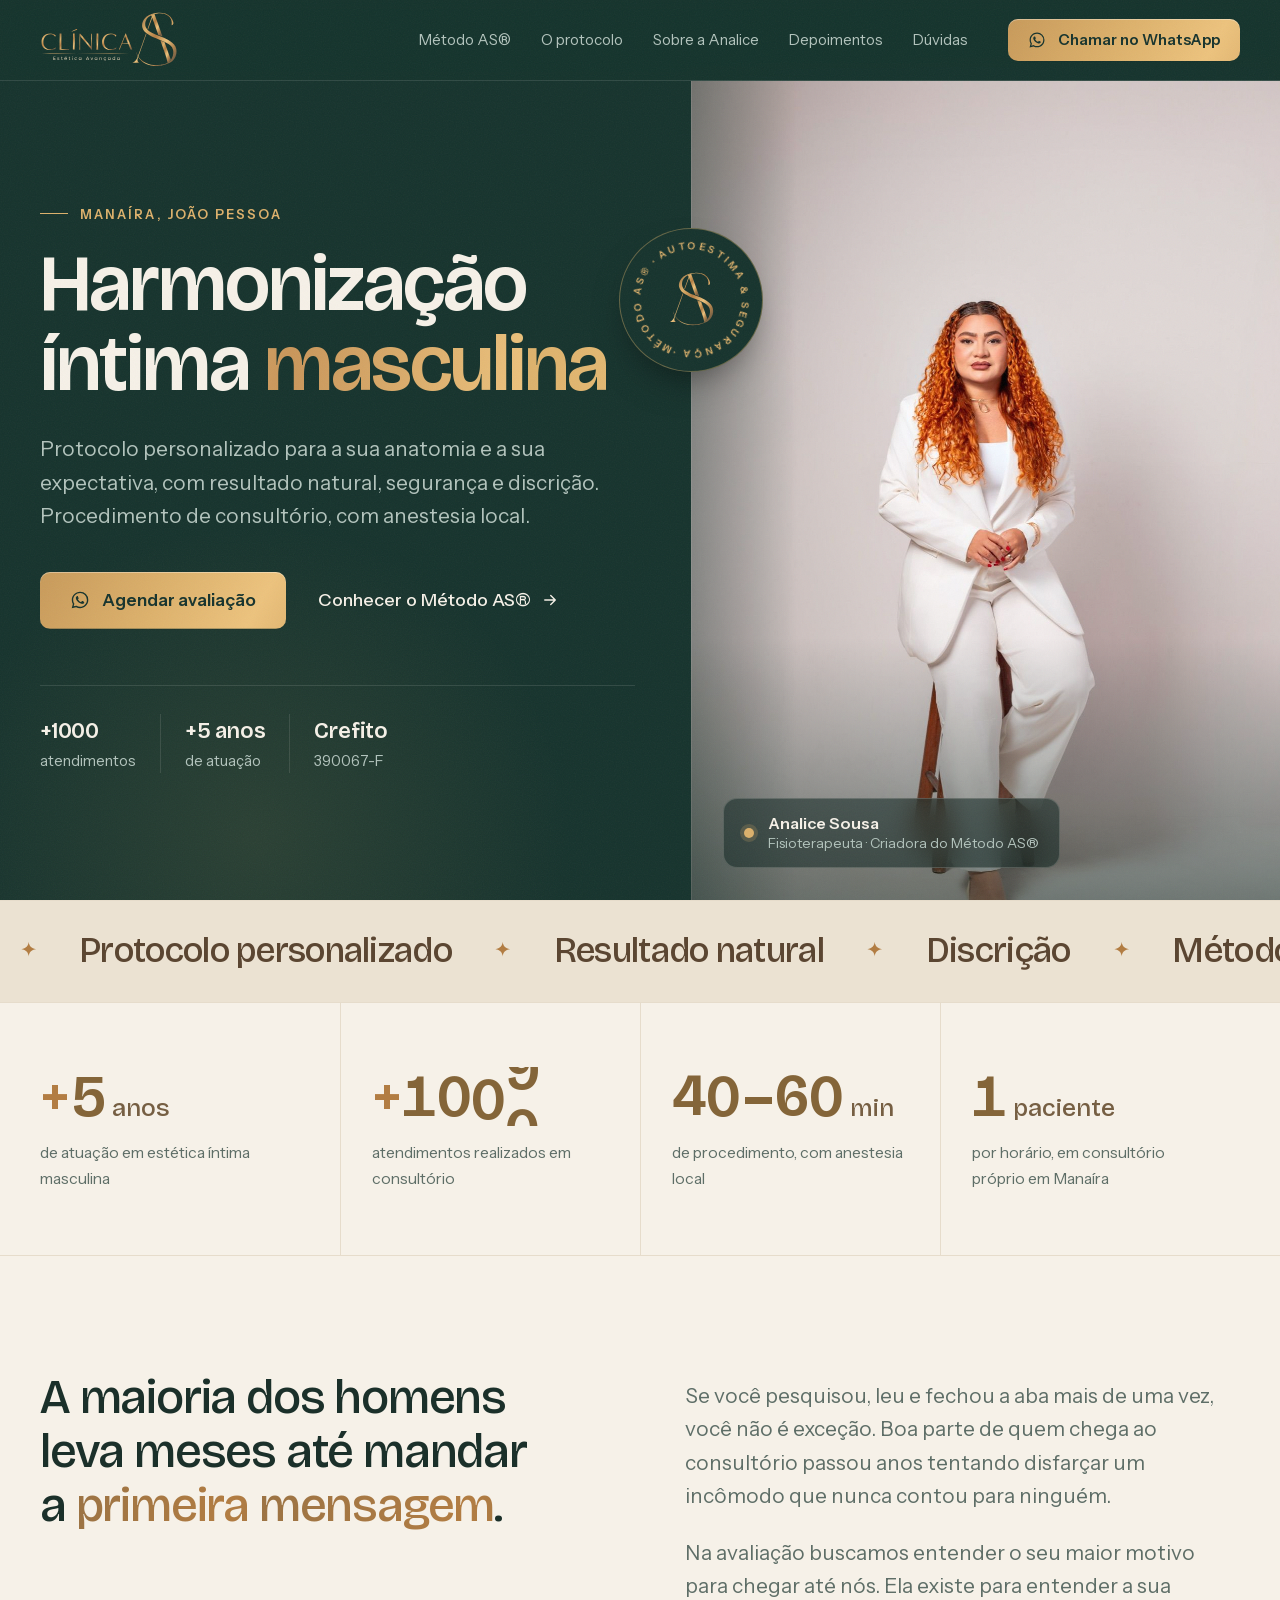
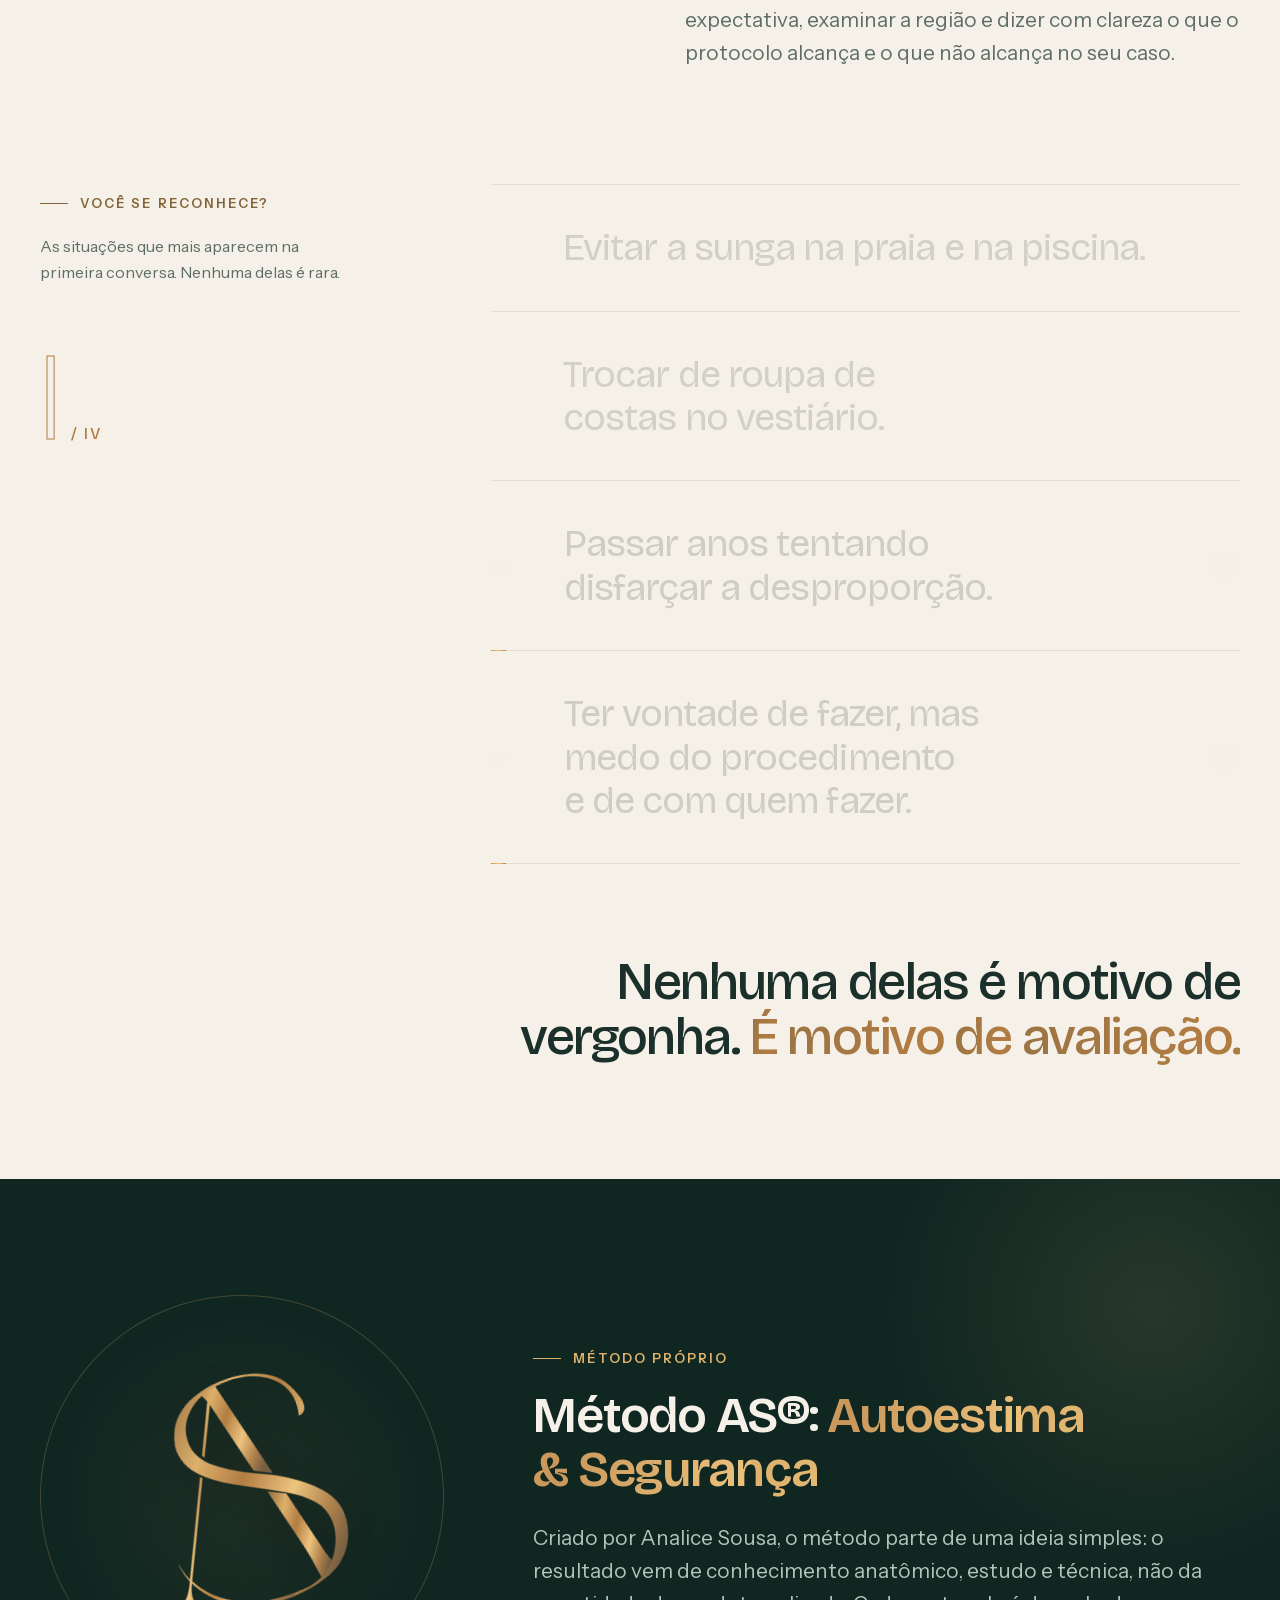
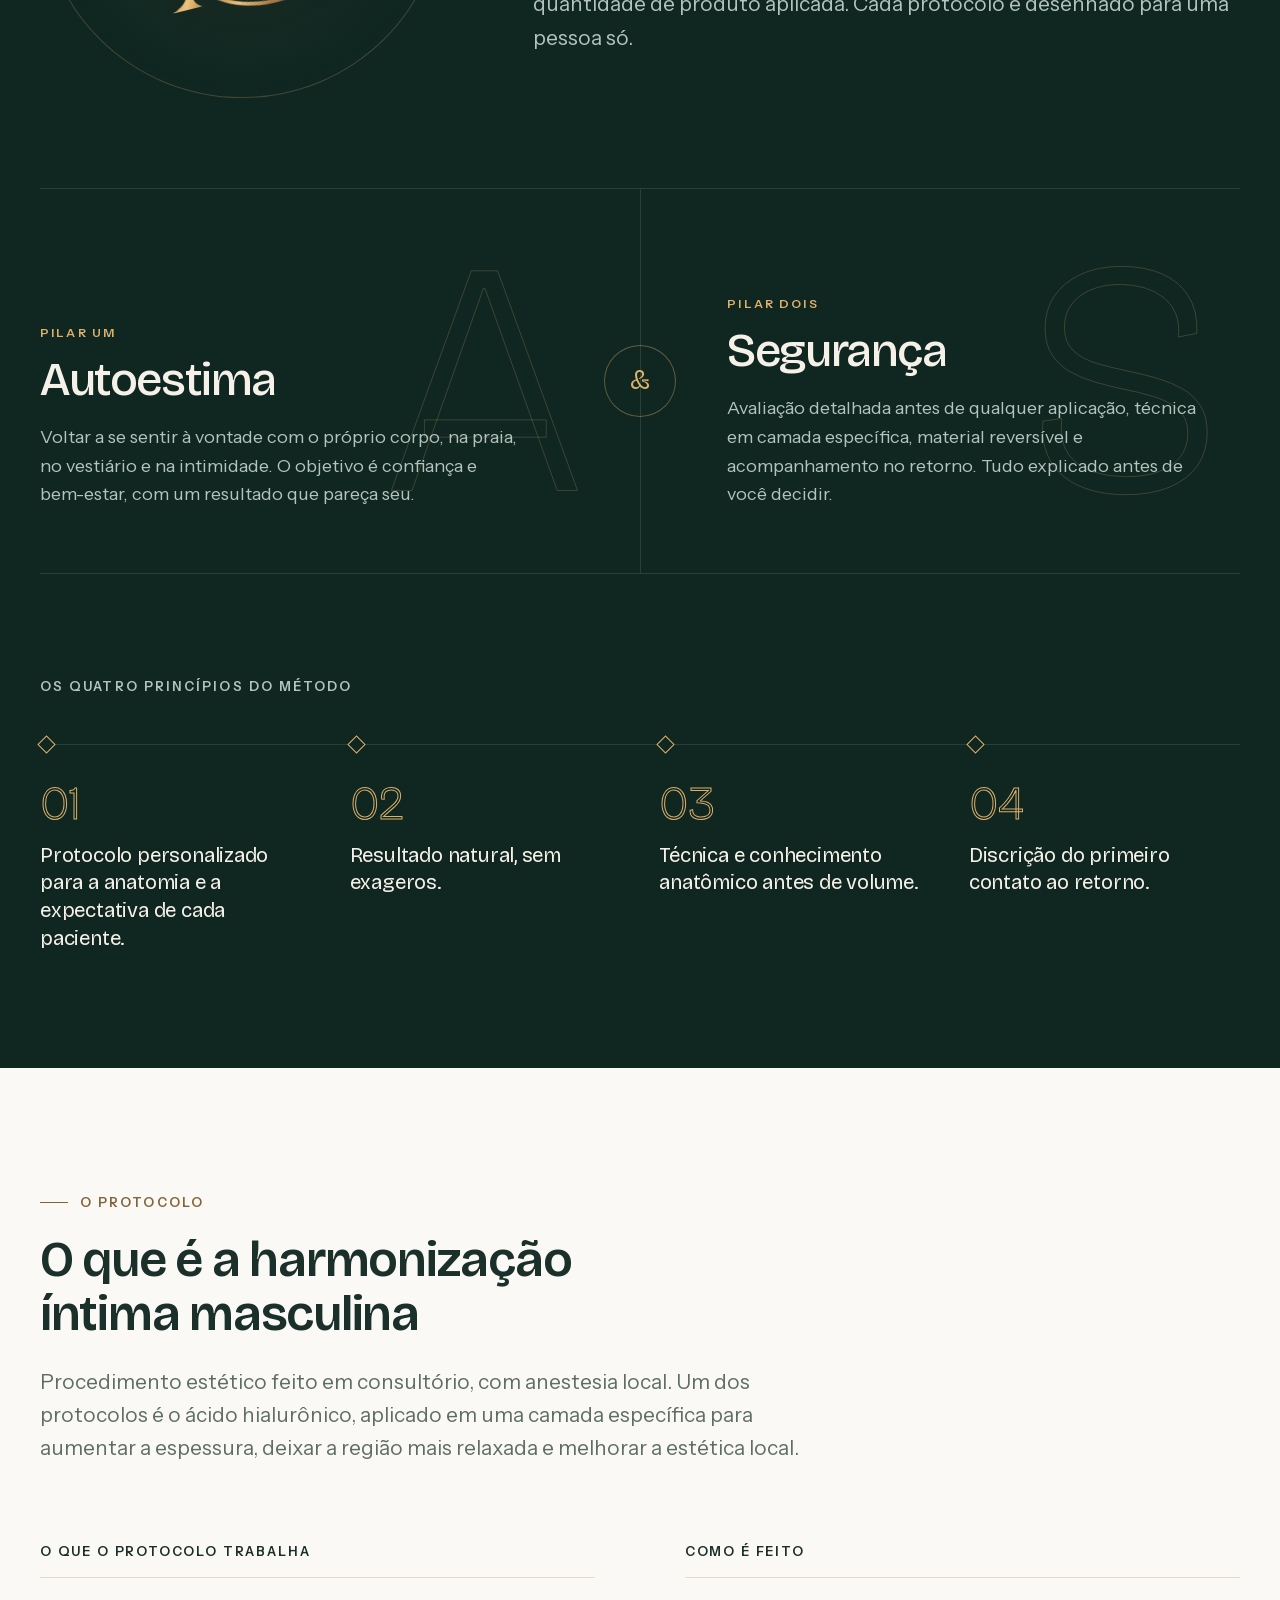
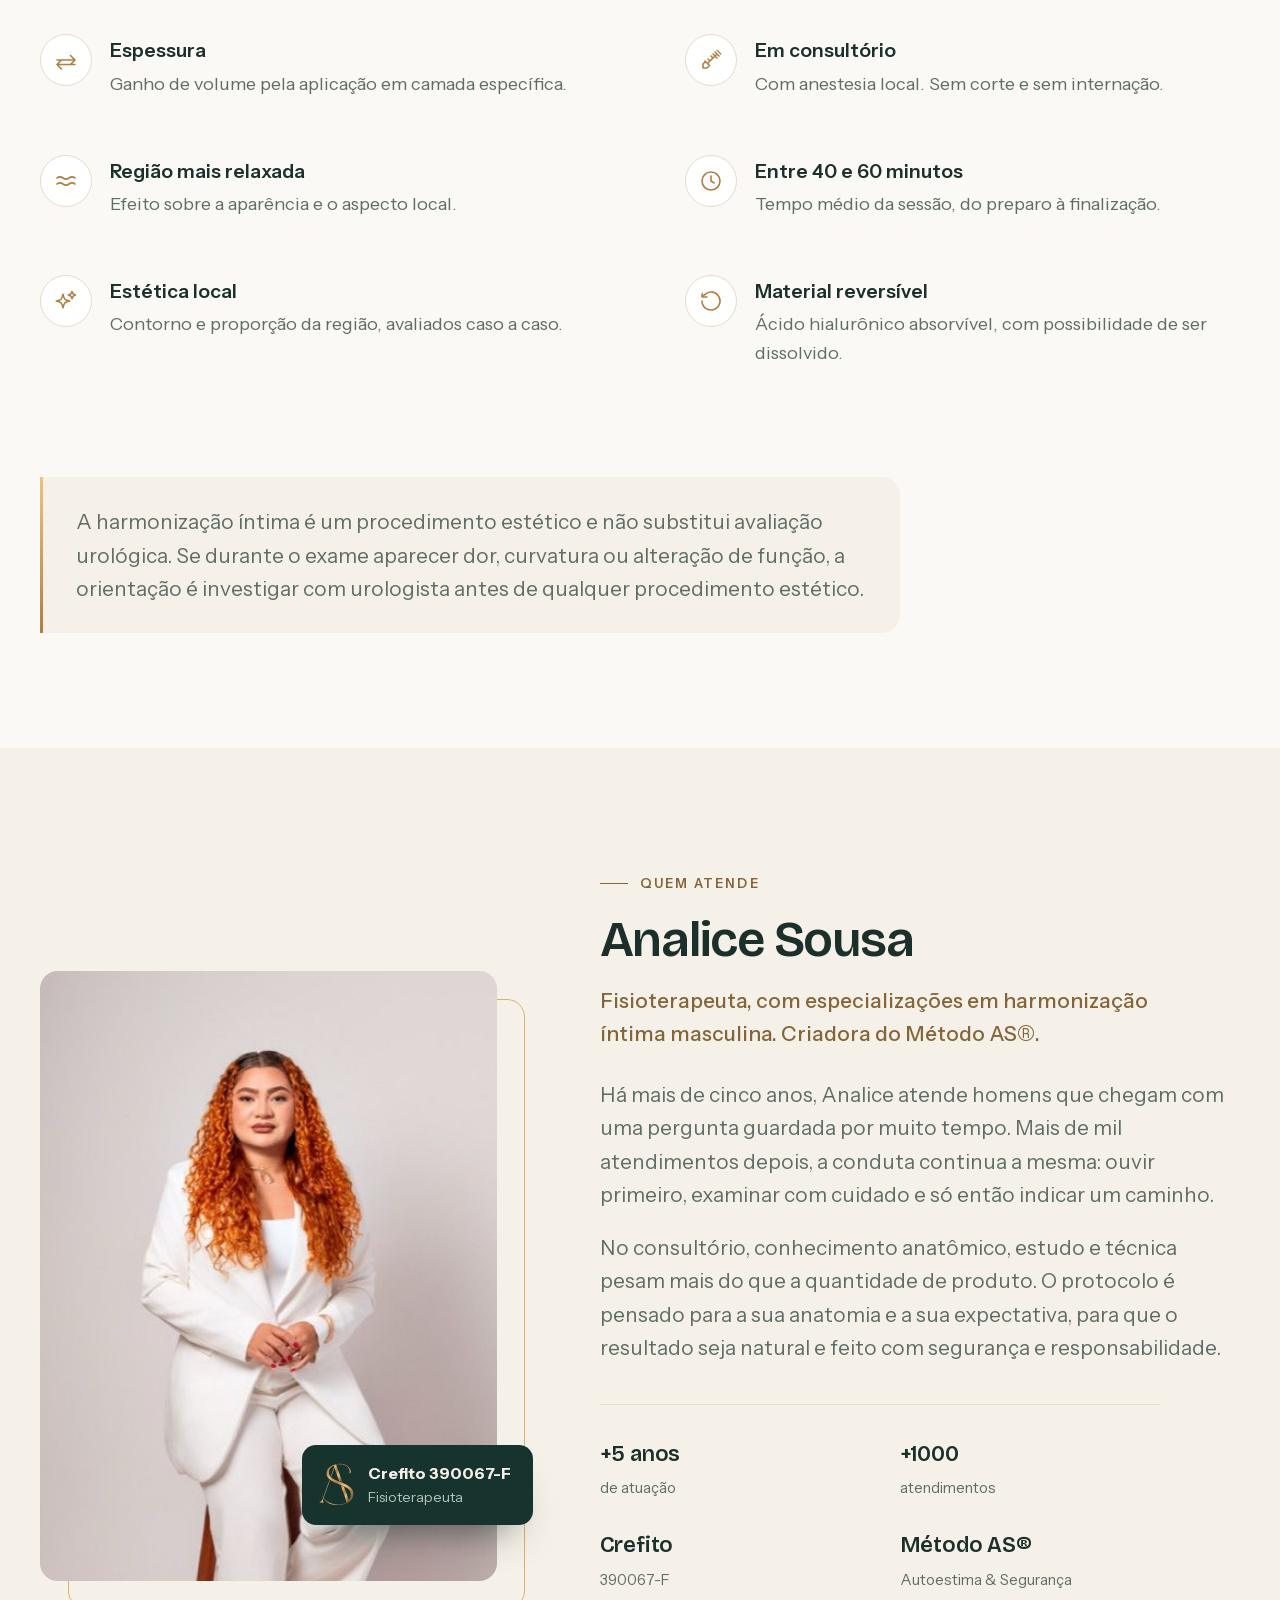
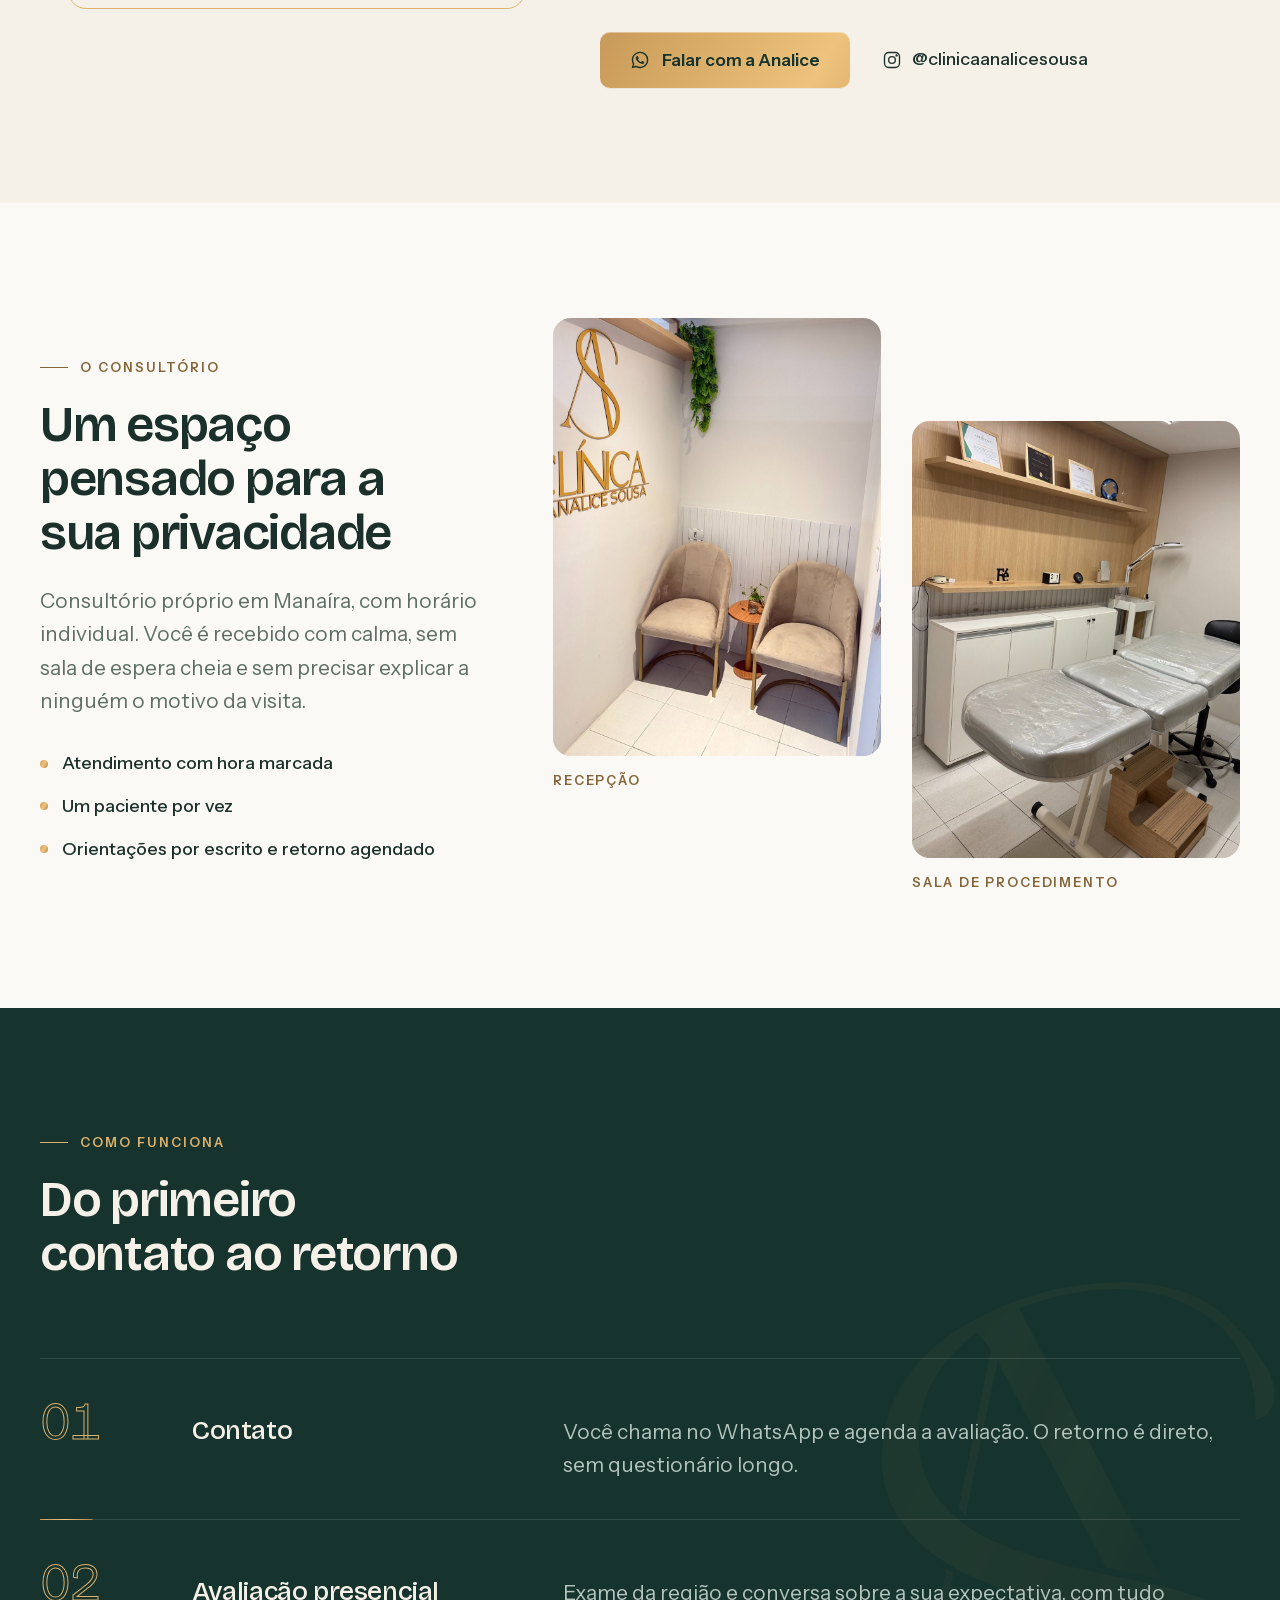
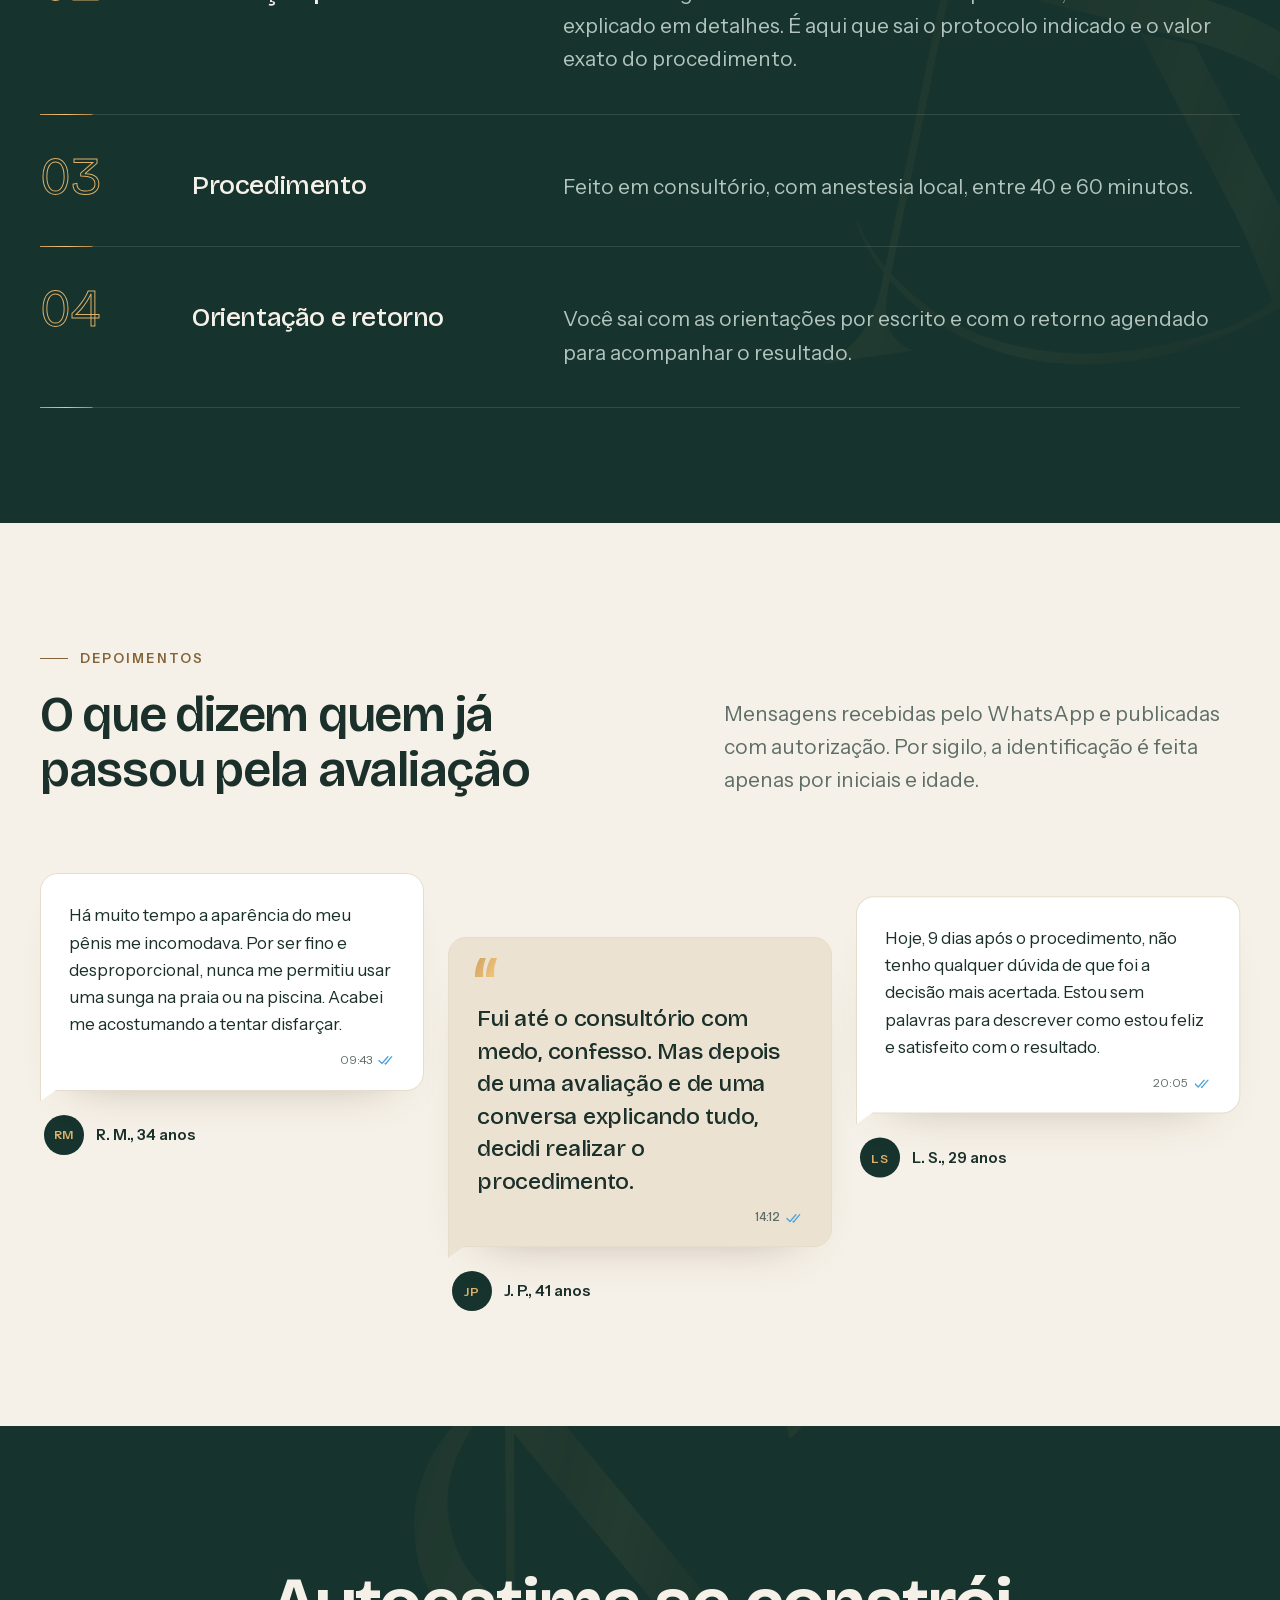
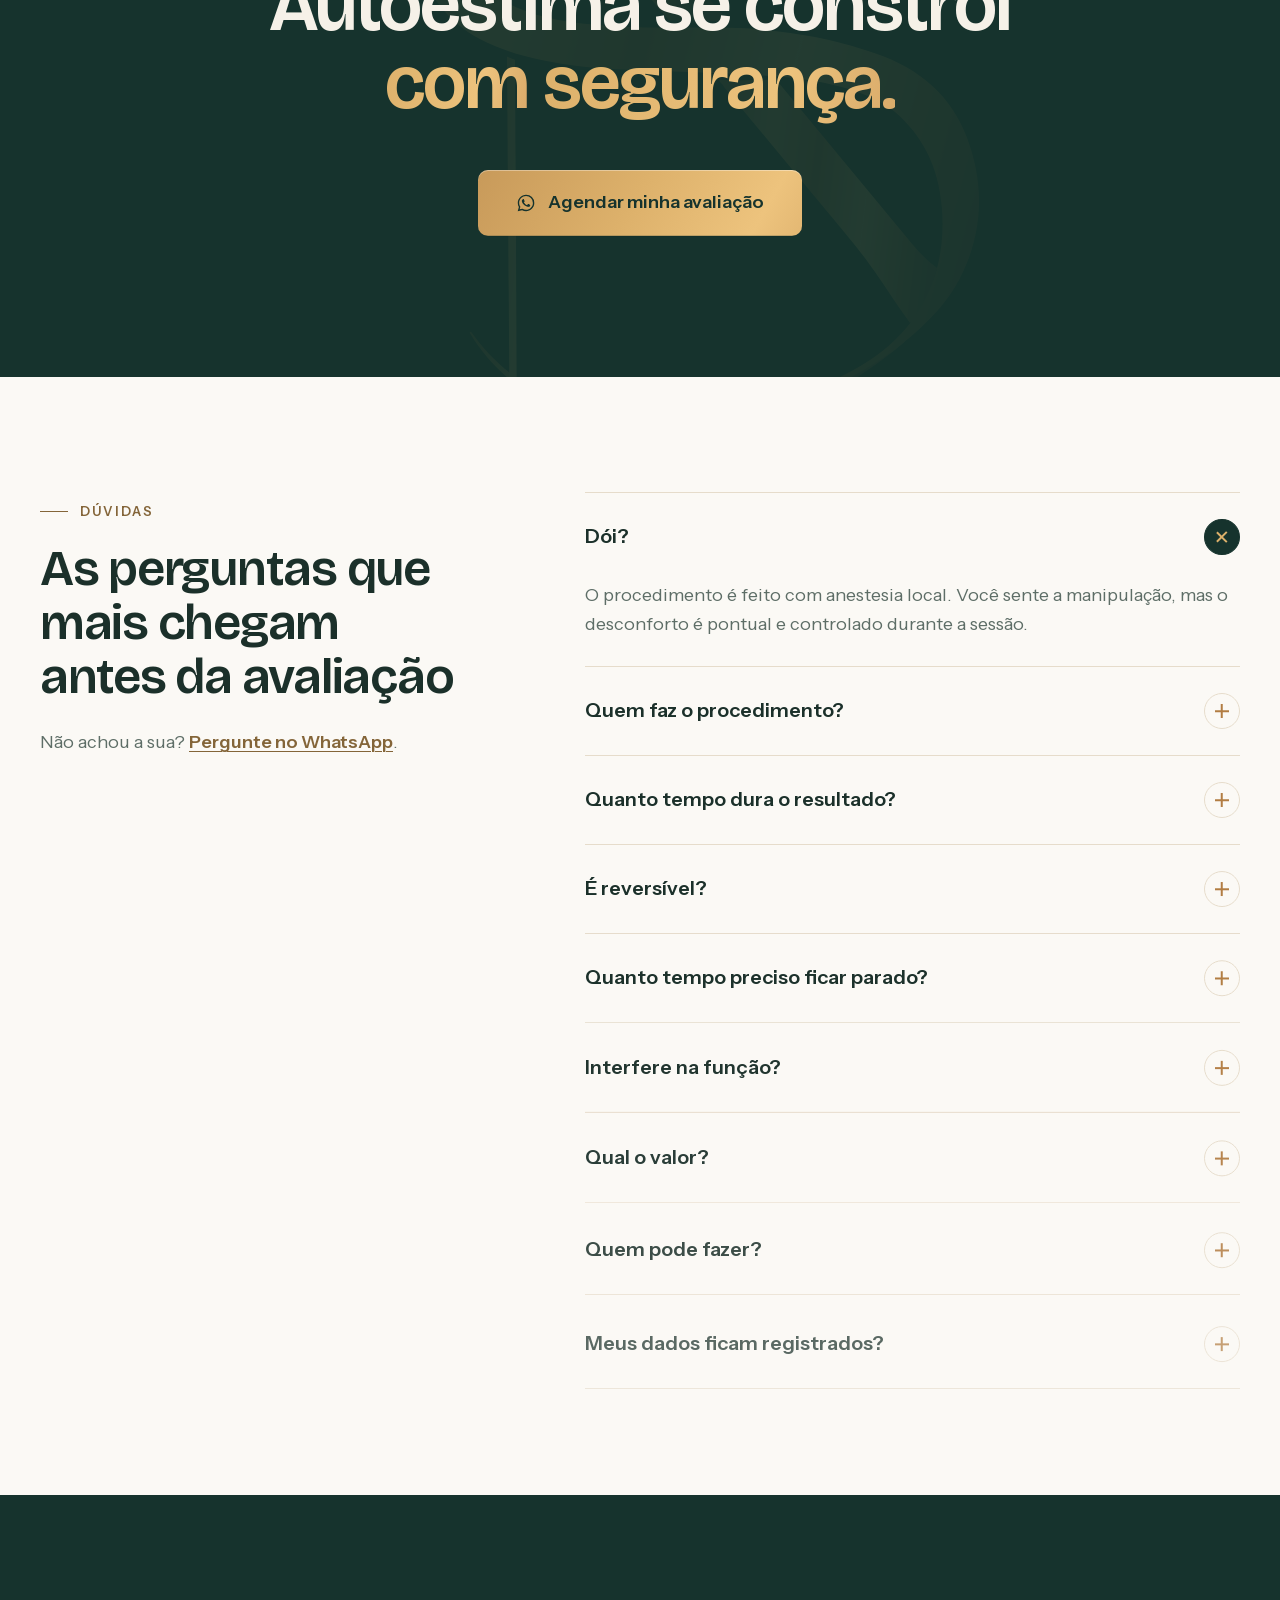
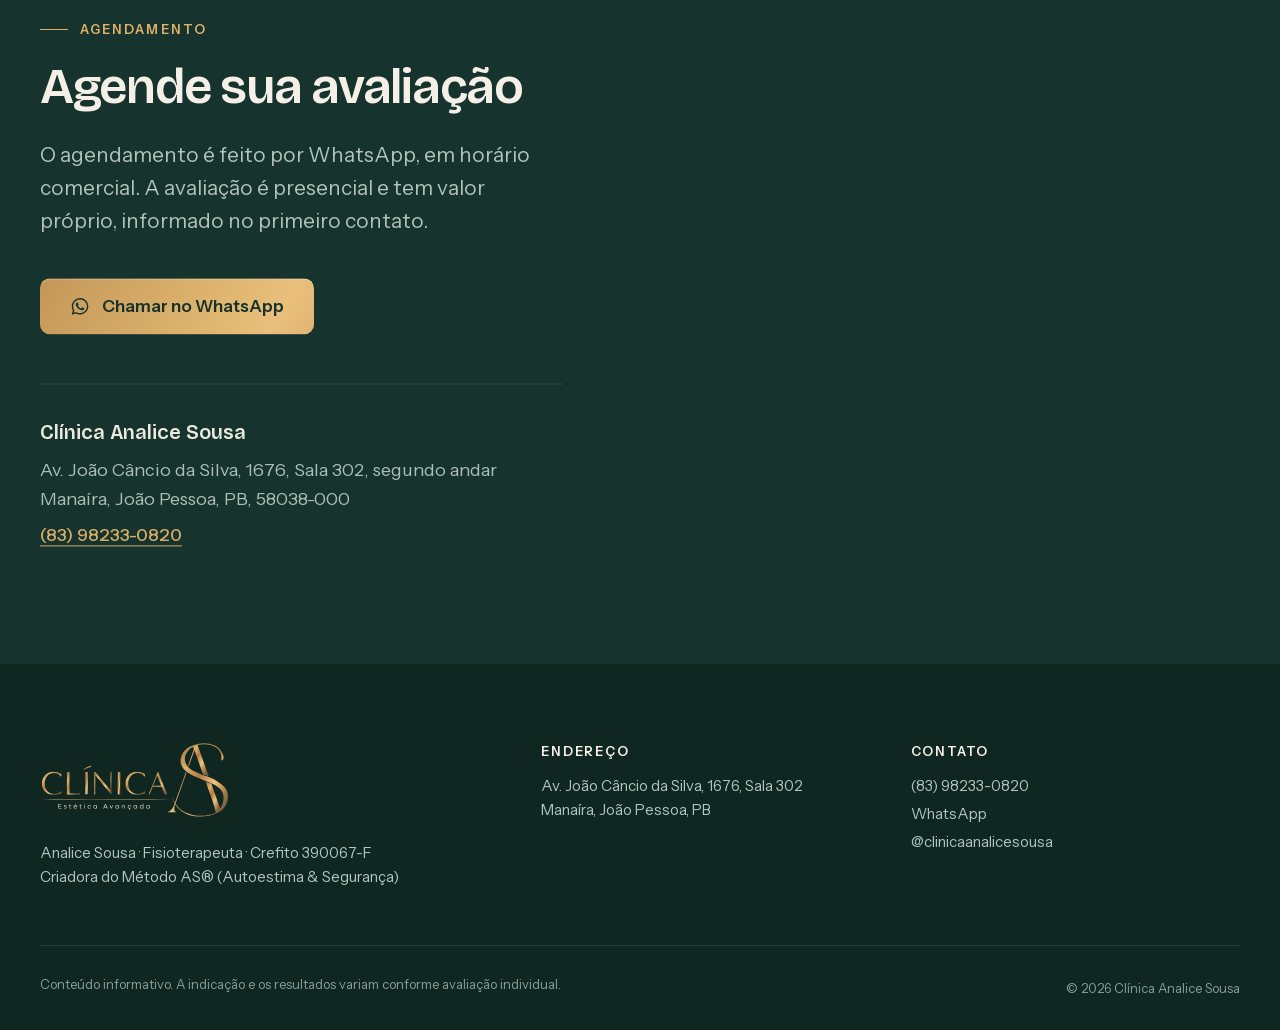
<file: site/index.html>
<!DOCTYPE html>
<html lang="pt-BR">
<head>
  <!-- Google Tag Manager -->
<script>(function(w,d,s,l,i){w[l]=w[l]||[];w[l].push({'gtm.start':
new Date().getTime(),event:'gtm.js'});var f=d.getElementsByTagName(s)[0],
j=d.createElement(s),dl=l!='dataLayer'?'&l='+l:'';j.async=true;j.src=
'https://www.googletagmanager.com/gtm.js?id='+i+dl;f.parentNode.insertBefore(j,f);
})(window,document,'script','dataLayer','GTM-KN96L6Z9');</script>
<!-- End Google Tag Manager -->
  <meta charset="UTF-8">
  <meta name="viewport" content="width=device-width, initial-scale=1.0">
  <title>Harmonização Íntima Masculina | Clínica Analice Sousa — Manaíra, João Pessoa</title>
  <meta name="description" content="Harmonização íntima masculina com protocolo personalizado pelo Método AS® (Autoestima & Segurança). Consultório próprio em Manaíra, João Pessoa. Agende sua avaliação pelo WhatsApp.">
  <meta name="theme-color" content="#16332D">
  <link rel="icon" type="image/svg+xml" href="assets/img/monograma-as.svg">

  <meta property="og:type" content="website">
  <meta property="og:locale" content="pt_BR">
  <meta property="og:title" content="Harmonização íntima masculina | Clínica Analice Sousa">
  <meta property="og:description" content="Protocolo personalizado, resultado natural e discrição. Método AS®, em Manaíra, João Pessoa.">
  <meta property="og:image" content="assets/img/analice-sousa-sm.jpg">

  <link rel="preload" href="assets/fonts/bricolage-grotesque-var.woff2" as="font" type="font/woff2" crossorigin>
  <link rel="preload" href="assets/fonts/instrument-sans-var.woff2" as="font" type="font/woff2" crossorigin>
  <link rel="preload" href="assets/img/analice-sousa.jpg" as="image">
  <link rel="stylesheet" href="css/lenis.css">
  <link rel="stylesheet" href="css/styles.css">

  <!-- Marca a página como "com JS" antes da pintura, para os estados iniciais das animações -->
  <script>document.documentElement.classList.add('js');</script>

  <script type="application/ld+json">
  {
    "@context": "https://schema.org",
    "@type": "MedicalBusiness",
    "name": "Clínica Analice Sousa",
    "description": "Harmonização íntima masculina com protocolo personalizado. Método AS® (Autoestima & Segurança).",
    "telephone": "+55 83 98233-0820",
    "image": "assets/img/analice-sousa.jpg",
    "sameAs": ["https://www.instagram.com/clinicaanalicesousa/"],
    "address": {
      "@type": "PostalAddress",
      "streetAddress": "Av. João Câncio da Silva, 1676, Sala 302",
      "addressLocality": "João Pessoa",
      "addressRegion": "PB",
      "postalCode": "58038-000",
      "addressCountry": "BR"
    },
    "areaServed": "João Pessoa"
  }
  </script>
</head>
<body>
  <!-- Google Tag Manager (noscript) -->
<noscript><iframe src="https://www.googletagmanager.com/ns.html?id=GTM-KN96L6Z9"
height="0" width="0" style="display:none;visibility:hidden"></iframe></noscript>
<!-- End Google Tag Manager (noscript) -->

  <a class="skip-link" href="#conteudo">Pular para o conteúdo</a>

  <!-- Ícones reutilizados -->
  <svg width="0" height="0" class="visually-hidden" aria-hidden="true">
    <symbol id="i-whatsapp" viewBox="0 0 24 24">
      <path fill="currentColor" d="M12.04 2C6.58 2 2.13 6.45 2.13 11.91c0 1.75.46 3.45 1.32 4.95L2.05 22l5.25-1.38a9.9 9.9 0 0 0 4.74 1.21h.01c5.46 0 9.91-4.45 9.91-9.91A9.84 9.84 0 0 0 12.04 2zm0 18.15h-.01a8.2 8.2 0 0 1-4.19-1.15l-.3-.18-3.12.82.83-3.04-.2-.31a8.23 8.23 0 0 1-1.26-4.38c0-4.54 3.7-8.24 8.25-8.24a8.2 8.2 0 0 1 8.24 8.25c0 4.54-3.7 8.23-8.24 8.23zm4.52-6.16c-.25-.12-1.47-.72-1.69-.81-.23-.08-.39-.12-.56.13-.16.25-.64.81-.78.97-.14.17-.29.19-.54.06-.25-.12-1.05-.39-1.99-1.23-.74-.66-1.23-1.47-1.38-1.72-.14-.25-.02-.38.11-.5.11-.11.25-.29.37-.43.13-.15.17-.25.25-.42.08-.16.04-.31-.02-.43-.06-.12-.56-1.34-.76-1.84-.2-.48-.41-.42-.56-.43h-.48a.92.92 0 0 0-.66.31c-.23.25-.87.85-.87 2.07 0 1.22.89 2.4 1.01 2.56.12.17 1.75 2.67 4.23 3.74.59.26 1.05.41 1.41.52.59.19 1.13.16 1.56.1.48-.07 1.47-.6 1.67-1.18.21-.58.21-1.07.14-1.18-.06-.1-.22-.16-.47-.29z"/>
    </symbol>
    <symbol id="i-arrow" viewBox="0 0 24 24">
      <path fill="none" stroke="currentColor" stroke-width="1.8" stroke-linecap="round" stroke-linejoin="round" d="M5 12h14m-6-6 6 6-6 6"/>
    </symbol>
    <symbol id="i-instagram" viewBox="0 0 24 24">
      <g fill="none" stroke="currentColor" stroke-width="1.6"><rect x="3" y="3" width="18" height="18" rx="5"/><circle cx="12" cy="12" r="4"/><circle cx="17.5" cy="6.5" r=".6" fill="currentColor"/></g>
    </symbol>
    <symbol id="i-checks" viewBox="0 0 18 12">
      <path fill="none" stroke="currentColor" stroke-width="1.4" stroke-linecap="round" stroke-linejoin="round" d="m1 6.5 3.2 3.2L10.5 2.5M7.5 9.7l.5.5 6.5-7.7"/>
    </symbol>
    <symbol id="i-spark" viewBox="0 0 24 24">
      <path fill="currentColor" d="M12 2c.4 4.6 2.9 7.3 8 8-5.1.7-7.6 3.4-8 8-.4-4.6-2.9-7.3-8-8 5.1-.7 7.6-3.4 8-8z"/>
    </symbol>
  </svg>

  <!-- =========================================================
       CABEÇALHO (fixo durante toda a rolagem)
       ========================================================= -->
  <header class="site-header" data-header>
    <div class="container header-inner">
      <a href="#topo" class="brand" aria-label="Clínica Analice Sousa, voltar ao início" data-scroll-to>
        <img src="assets/img/logo-clinica-as-claro.svg" alt="" width="159" height="67">
      </a>

      <nav class="nav" aria-label="Principal">
        <a href="#metodo" data-scroll-to>Método AS®</a>
        <a href="#protocolo" data-scroll-to>O protocolo</a>
        <a href="#sobre" data-scroll-to>Sobre a Analice</a>
        <a href="#depoimentos" data-scroll-to>Depoimentos</a>
        <a href="#duvidas" data-scroll-to>Dúvidas</a>
      </nav>

      <a class="btn btn--gold btn--sm header-cta" href="https://wa.me/5583982330820?text=Ol%C3%A1%2C%20gostaria%20de%20informa%C3%A7%C3%B5es%20sobre%20a%20harmoniza%C3%A7%C3%A3o%20%C3%ADntima%20masculina." target="_blank" rel="noopener noreferrer">
        <svg class="btn__icon" aria-hidden="true"><use href="#i-whatsapp"/></svg>
        Chamar no WhatsApp
      </a>

      <button class="menu-toggle" type="button" aria-expanded="false" aria-controls="menu-mobile" data-menu-toggle>
        <span class="visually-hidden">Abrir menu</span>
        <span class="menu-toggle__bar"></span>
        <span class="menu-toggle__bar"></span>
      </button>
    </div>
    <div class="scroll-progress" aria-hidden="true"><span data-scroll-progress></span></div>

    <div class="menu-mobile" id="menu-mobile" hidden data-menu>
      <nav class="container menu-mobile__nav" aria-label="Menu">
        <a href="#metodo" data-scroll-to>Método AS®</a>
        <a href="#protocolo" data-scroll-to>O protocolo</a>
        <a href="#sobre" data-scroll-to>Sobre a Analice</a>
        <a href="#depoimentos" data-scroll-to>Depoimentos</a>
        <a href="#duvidas" data-scroll-to>Dúvidas</a>
        <a href="#agendamento" data-scroll-to>Agendar avaliação</a>
      </nav>
    </div>
  </header>

  <main id="conteudo">

    <!-- =========================================================
         HERO
         ========================================================= -->
    <section class="hero" id="topo">
      <div class="container hero__grid">
        <div class="hero__copy">
          <p class="eyebrow eyebrow--on-dark" data-hero-item>Manaíra, João Pessoa</p>
          <h1 class="hero__title" data-split>Harmonização íntima <em class="text-gold">masculina</em></h1>
          <p class="hero__lead" data-hero-item>Protocolo personalizado para a sua anatomia e a sua expectativa, com resultado natural, segurança e discrição. Procedimento de consultório, com anestesia local.</p>
          <div class="hero__actions" data-hero-item>
            <a class="btn btn--gold" href="https://wa.me/5583982330820?text=Ol%C3%A1%2C%20gostaria%20de%20agendar%20uma%20avalia%C3%A7%C3%A3o%20de%20harmoniza%C3%A7%C3%A3o%20%C3%ADntima%20masculina." target="_blank" rel="noopener noreferrer">
              <svg class="btn__icon" aria-hidden="true"><use href="#i-whatsapp"/></svg>
              Agendar avaliação
            </a>
            <a class="link-arrow link-arrow--on-dark" href="#metodo" data-scroll-to>
              Conhecer o Método AS®
              <svg aria-hidden="true"><use href="#i-arrow"/></svg>
            </a>
          </div>
          <ul class="hero__proof" data-hero-item>
            <li><strong>+1000</strong> atendimentos</li>
            <li><strong>+5 anos</strong> de atuação</li>
            <li><strong>Crefito</strong> 390067-F</li>
          </ul>
        </div>
      </div>

      <figure class="hero__media" data-hero-media>
        <span class="hero__curtain" aria-hidden="true" data-hero-curtain></span>
        <div class="hero__img-wrap" data-hero-img>
          <img src="assets/img/analice-sousa.jpg" srcset="assets/img/analice-sousa-sm.jpg 733w, assets/img/analice-sousa.jpg 1333w" sizes="(max-width: 960px) 100vw, 46vw" alt="Analice Sousa, fisioterapeuta e responsável pela Clínica Analice Sousa, sentada em estúdio com terno branco" width="1333" height="2000" fetchpriority="high">
        </div>

        <!-- Selo giratório -->
        <div class="seal" aria-hidden="true" data-seal>
          <svg class="seal__ring" viewBox="0 0 200 200" data-seal-ring>
            <defs><path id="seal-circle" d="M100,100 m-78,0 a78,78 0 1,1 156,0 a78,78 0 1,1 -156,0"/></defs>
            <text><textPath href="#seal-circle" textLength="486">MÉTODO AS® · AUTOESTIMA &amp; SEGURANÇA · </textPath></text>
          </svg>
          <img class="seal__mark" src="assets/img/monograma-as.svg" alt="">
        </div>

        <figcaption class="hero__tag" data-hero-tag>
          <span class="hero__tag-dot" aria-hidden="true"></span>
          <span><strong>Analice Sousa</strong> Fisioterapeuta · Criadora do Método AS®</span>
        </figcaption>
      </figure>
    </section>

    <!-- =========================================================
         FAIXA DE VALORES (marquee)
         ========================================================= -->
    <div class="marquee" aria-hidden="true" data-marquee>
      <div class="marquee__track" data-marquee-track>
        <span>Autoestima</span><svg><use href="#i-spark"/></svg>
        <span>Segurança</span><svg><use href="#i-spark"/></svg>
        <span>Protocolo personalizado</span><svg><use href="#i-spark"/></svg>
        <span>Resultado natural</span><svg><use href="#i-spark"/></svg>
        <span>Discrição</span><svg><use href="#i-spark"/></svg>
        <span>Método AS®</span><svg><use href="#i-spark"/></svg>
      </div>
    </div>

    <!-- =========================================================
         INDICADORES (números rolando)
         ========================================================= -->
    <section class="metrics" aria-label="Números da clínica">
      <div class="container metrics__grid">
        <div class="metric" data-reveal>
          <p class="metric__value"><span class="metric__plus">+</span><span class="odometer" data-odometer="5">5</span><span class="metric__unit">anos</span></p>
          <p class="metric__label">de atuação em estética íntima masculina</p>
        </div>
        <div class="metric" data-reveal>
          <p class="metric__value"><span class="metric__plus">+</span><span class="odometer" data-odometer="1000">1000</span></p>
          <p class="metric__label">atendimentos realizados em consultório</p>
        </div>
        <div class="metric" data-reveal>
          <p class="metric__value"><span class="odometer" data-odometer="40">40</span><span class="metric__dash">–</span><span class="odometer" data-odometer="60">60</span><span class="metric__unit">min</span></p>
          <p class="metric__label">de procedimento, com anestesia local</p>
        </div>
        <div class="metric" data-reveal>
          <p class="metric__value"><span class="odometer" data-odometer="1">1</span><span class="metric__unit">paciente</span></p>
          <p class="metric__label">por horário, em consultório próprio em Manaíra</p>
        </div>
      </div>
    </section>

    <!-- =========================================================
         ACOLHIMENTO + DORES
         ========================================================= -->
    <section class="section section--cream welcome">
      <div class="container">
        <div class="welcome__grid">
          <h2 class="welcome__title" data-split>A maioria dos homens leva meses até mandar a <em class="text-gold-dark">primeira mensagem</em>.</h2>
          <div class="welcome__text" data-reveal-group>
            <p>Se você pesquisou, leu e fechou a aba mais de uma vez, você não é exceção. Boa parte de quem chega ao consultório passou anos tentando disfarçar um incômodo que nunca contou para ninguém.</p>
            <p>Na avaliação buscamos entender o seu maior motivo para chegar até nós. Ela existe para entender a sua expectativa, examinar a região e dizer com clareza o que o protocolo alcança e o que não alcança no seu caso.</p>
          </div>
        </div>

        <!-- Situações que o paciente reconhece: lista editorial que "acende" conforme a rolagem -->
        <div class="recognize">
          <div class="recognize__aside" data-reveal-group>
            <p class="eyebrow">Você se reconhece?</p>
            <p class="recognize__note">As situações que mais aparecem na primeira conversa. Nenhuma delas é rara.</p>
            <p class="recognize__counter" aria-hidden="true"><span data-recognize-counter>I</span><small>/ IV</small></p>
          </div>

          <ol class="recognize__list">
            <li class="recognize__item" data-recognize>
              <span class="recognize__num">I</span>
              <p class="recognize__text">Evitar a sunga na praia e na piscina.</p>
              <svg class="recognize__icon" viewBox="0 0 32 32" aria-hidden="true"><path d="M4 22c2.4-2 4.8-2 7.2 0s4.8 2 7.2 0 4.8-2 7.2 0M4 27c2.4-2 4.8-2 7.2 0s4.8 2 7.2 0 4.8-2 7.2 0M22 5a4 4 0 1 0 0 8 4 4 0 0 0 0-8z"/></svg>
            </li>
            <li class="recognize__item" data-recognize>
              <span class="recognize__num">II</span>
              <p class="recognize__text">Trocar de roupa de costas no vestiário.</p>
              <svg class="recognize__icon" viewBox="0 0 32 32" aria-hidden="true"><path d="M6 4h9v24H6zM17 4h9v24h-9zM12 14v3M20 14v3M6 9h9M17 9h9"/></svg>
            </li>
            <li class="recognize__item" data-recognize>
              <span class="recognize__num">III</span>
              <p class="recognize__text">Passar anos tentando disfarçar a desproporção.</p>
              <svg class="recognize__icon" viewBox="0 0 32 32" aria-hidden="true"><path d="M16 5c-6 0-11 4-11 9 0 7 5 13 11 13s11-6 11-13c0-5-5-9-11-9zM10 14c1.5-1 3.5-1 5 0M17 14c1.5-1 3.5-1 5 0M12 21c2.5 1.5 5.5 1.5 8 0"/></svg>
            </li>
            <li class="recognize__item" data-recognize>
              <span class="recognize__num">IV</span>
              <p class="recognize__text">Ter vontade de fazer, mas medo do procedimento e de com quem fazer.</p>
              <svg class="recognize__icon" viewBox="0 0 32 32" aria-hidden="true"><path d="M16 28c6.6 0 12-5.4 12-12S22.6 4 16 4 4 9.4 4 16s5.4 12 12 12zM12.5 12.5a3.5 3.5 0 1 1 5 3.2c-1 .5-1.5 1.3-1.5 2.3v.5M16 22.5v.5"/></svg>
            </li>
          </ol>
        </div>

        <p class="recognize__close" data-split>Nenhuma delas é motivo de vergonha. <em class="text-gold-dark">É motivo de avaliação.</em></p>
      </div>
    </section>

    <!-- =========================================================
         MÉTODO AS®
         ========================================================= -->
    <section class="section section--dark method" id="metodo">
      <div class="method__glow" aria-hidden="true"></div>
      <div class="container">
        <div class="method__head">
          <div class="method__mark-wrap" aria-hidden="true">
            <img class="method__mark" src="assets/img/monograma-as.svg" alt="" data-method-mark>
          </div>
          <div data-reveal-group>
            <p class="eyebrow eyebrow--on-dark">Método próprio</p>
            <h2 class="h2">Método AS®: <span class="text-gold">Autoestima &amp; Segurança</span></h2>
            <p class="lead lead--on-dark">Criado por Analice Sousa, o método parte de uma ideia simples: o resultado vem de conhecimento anatômico, estudo e técnica, não da quantidade de produto aplicada. Cada protocolo é desenhado para uma pessoa só.</p>
          </div>
        </div>

        <!-- Pilares sem caixas: letra monumental em traço atrás do texto -->
        <div class="pillars">
          <article class="pillar" data-pillar>
            <span class="pillar__letter" aria-hidden="true">A</span>
            <div class="pillar__body">
              <p class="pillar__kicker">Pilar um</p>
              <h3 class="pillar__title">Autoestima</h3>
              <p>Voltar a se sentir à vontade com o próprio corpo, na praia, no vestiário e na intimidade. O objetivo é confiança e bem-estar, com um resultado que pareça seu.</p>
            </div>
          </article>
          <span class="pillars__amp" aria-hidden="true">&amp;</span>
          <article class="pillar" data-pillar>
            <span class="pillar__letter" aria-hidden="true">S</span>
            <div class="pillar__body">
              <p class="pillar__kicker">Pilar dois</p>
              <h3 class="pillar__title">Segurança</h3>
              <p>Avaliação detalhada antes de qualquer aplicação, técnica em camada específica, material reversível e acompanhamento no retorno. Tudo explicado antes de você decidir.</p>
            </div>
          </article>
        </div>

        <!-- Princípios em linha do tempo dourada, desenhada ao rolar -->
        <div class="tenets" data-tenets>
          <p class="tenets__label">Os quatro princípios do método</p>
          <div class="tenets__track" aria-hidden="true"><span data-tenets-line></span></div>
          <ol class="tenets__list">
            <li class="tenet" data-tenet>
              <span class="tenet__node" aria-hidden="true"></span>
              <span class="tenet__num">01</span>
              <p>Protocolo personalizado para a anatomia e a expectativa de cada paciente.</p>
            </li>
            <li class="tenet" data-tenet>
              <span class="tenet__node" aria-hidden="true"></span>
              <span class="tenet__num">02</span>
              <p>Resultado natural, sem exageros.</p>
            </li>
            <li class="tenet" data-tenet>
              <span class="tenet__node" aria-hidden="true"></span>
              <span class="tenet__num">03</span>
              <p>Técnica e conhecimento anatômico antes de volume.</p>
            </li>
            <li class="tenet" data-tenet>
              <span class="tenet__node" aria-hidden="true"></span>
              <span class="tenet__num">04</span>
              <p>Discrição do primeiro contato ao retorno.</p>
            </li>
          </ol>
        </div>
      </div>
    </section>

    <!-- =========================================================
         O PROTOCOLO
         ========================================================= -->
    <section class="section section--light" id="protocolo">
      <div class="container">
        <div class="protocol__head">
          <header class="section-head" data-reveal-group>
            <p class="eyebrow">O protocolo</p>
            <h2 class="h2">O que é a harmonização íntima masculina</h2>
            <p class="lead">Procedimento estético feito em consultório, com anestesia local. Um dos protocolos é o ácido hialurônico, aplicado em uma camada específica para aumentar a espessura, deixar a região mais relaxada e melhorar a estética local.</p>
          </header>

          <!-- Seringa em traço, desenhada ao rolar -->
          <svg class="syringe" viewBox="0 0 320 120" aria-hidden="true" data-syringe>
            <path pathLength="1" d="M18 60h34M52 42v36M52 48h22v24H52M74 44h150a6 6 0 0 1 6 6v20a6 6 0 0 1-6 6H74zM230 54h28v12h-28M258 60h52"/>
            <path pathLength="1" d="M104 44v10M128 44v14M152 44v10M176 44v14M200 44v10"/>
            <path class="syringe__fill" pathLength="1" d="M152 66h70"/>
          </svg>
        </div>

        <div class="features">
          <div class="feature-col">
            <h3 class="list-title"><span>O que o protocolo trabalha</span><i class="rule" data-rule></i></h3>
            <ul class="feature-list" data-reveal-group>
              <li class="feature">
                <svg class="feature__icon" viewBox="0 0 24 24" aria-hidden="true"><path d="M7.5 21 3 16.5m0 0L7.5 12M3 16.5h18m-4.5-9L21 12m0 0-4.5 4.5M21 12H3"/></svg>
                <div><h4>Espessura</h4><p>Ganho de volume pela aplicação em camada específica.</p></div>
              </li>
              <li class="feature">
                <svg class="feature__icon" viewBox="0 0 24 24" aria-hidden="true"><path d="M3 9c2-1.5 4-1.5 6 0s4 1.5 6 0 4-1.5 6 0M3 15c2-1.5 4-1.5 6 0s4 1.5 6 0 4-1.5 6 0"/></svg>
                <div><h4>Região mais relaxada</h4><p>Efeito sobre a aparência e o aspecto local.</p></div>
              </li>
              <li class="feature">
                <svg class="feature__icon" viewBox="0 0 24 24" aria-hidden="true"><path d="M9.8 15.9 9 18.8l-.8-2.9a4.5 4.5 0 0 0-3.1-3.1L2.3 12l2.8-.8a4.5 4.5 0 0 0 3.1-3.1L9 5.3l.8 2.8a4.5 4.5 0 0 0 3.1 3.1l2.8.8-2.8.8a4.5 4.5 0 0 0-3.1 3.1zM18.3 8.7 18 9.8l-.3-1a3.4 3.4 0 0 0-2.4-2.5L14.3 6l1-.3a3.4 3.4 0 0 0 2.4-2.4l.3-1 .3 1a3.4 3.4 0 0 0 2.4 2.4l1 .3-1 .3a3.4 3.4 0 0 0-2.4 2.4z"/></svg>
                <div><h4>Estética local</h4><p>Contorno e proporção da região, avaliados caso a caso.</p></div>
              </li>
            </ul>
          </div>

          <div class="feature-col">
            <h3 class="list-title"><span>Como é feito</span><i class="rule" data-rule></i></h3>
            <ul class="feature-list" data-reveal-group>
              <li class="feature">
                <svg class="feature__icon" viewBox="0 0 24 24" aria-hidden="true"><path d="m18 2 4 4m-6-2 4 4m-2-2-9.5 9.5M14 6l4 4m-7.5 7.5L6 13m4.5 4.5L8 20H4v-4l2.5-2.5M9 11l2 2m1-5 2 2"/></svg>
                <div><h4>Em consultório</h4><p>Com anestesia local. Sem corte e sem internação.</p></div>
              </li>
              <li class="feature">
                <svg class="feature__icon" viewBox="0 0 24 24" aria-hidden="true"><path d="M12 7v5l3 2m6-2a9 9 0 1 1-18 0 9 9 0 0 1 18 0z"/></svg>
                <div><h4>Entre 40 e 60 minutos</h4><p>Tempo médio da sessão, do preparo à finalização.</p></div>
              </li>
              <li class="feature">
                <svg class="feature__icon" viewBox="0 0 24 24" aria-hidden="true"><path d="M3 12a9 9 0 1 0 3-6.7L3 8m0-5v5h5"/></svg>
                <div><h4>Material reversível</h4><p>Ácido hialurônico absorvível, com possibilidade de ser dissolvido.</p></div>
              </li>
            </ul>
          </div>
        </div>

        <aside class="notice" data-reveal>
          <p>A harmonização íntima é um procedimento estético e não substitui avaliação urológica. Se durante o exame aparecer dor, curvatura ou alteração de função, a orientação é investigar com urologista antes de qualquer procedimento estético.</p>
        </aside>
      </div>
    </section>

    <!-- =========================================================
         QUEM ATENDE
         ========================================================= -->
    <section class="section section--cream about" id="sobre">
      <div class="container about__grid">
        <figure class="about__media" data-reveal-media>
          <span class="about__frame" aria-hidden="true"></span>
          <div class="about__img">
            <img data-parallax data-zoom="1.7" src="assets/img/analice-sousa-sm.jpg" alt="Retrato de Analice Sousa, de terno branco, sentada em estúdio" width="733" height="1100" loading="lazy">
          </div>
          <figcaption class="about__badge">
            <img src="assets/img/monograma-as.svg" alt="" aria-hidden="true">
            <span><strong>Crefito 390067-F</strong>Fisioterapeuta</span>
          </figcaption>
        </figure>

        <div class="about__copy">
          <header data-reveal-group>
            <p class="eyebrow">Quem atende</p>
            <h2 class="h2">Analice Sousa</h2>
            <p class="about__role">Fisioterapeuta, com especializações em harmonização íntima masculina. Criadora do Método AS®.</p>
          </header>
          <div class="about__text" data-reveal-group>
            <p>Há mais de cinco anos, Analice atende homens que chegam com uma pergunta guardada por muito tempo. Mais de mil atendimentos depois, a conduta continua a mesma: ouvir primeiro, examinar com cuidado e só então indicar um caminho.</p>
            <p>No consultório, conhecimento anatômico, estudo e técnica pesam mais do que a quantidade de produto. O protocolo é pensado para a sua anatomia e a sua expectativa, para que o resultado seja natural e feito com segurança e responsabilidade.</p>
          </div>

          <dl class="credentials" data-reveal-group>
            <div><dt>+5 anos</dt><dd>de atuação</dd></div>
            <div><dt>+1000</dt><dd>atendimentos</dd></div>
            <div><dt>Crefito</dt><dd>390067-F</dd></div>
            <div><dt>Método AS®</dt><dd>Autoestima &amp; Segurança</dd></div>
          </dl>

          <div class="about__actions" data-reveal>
            <a class="btn btn--gold" href="https://wa.me/5583982330820?text=Ol%C3%A1%2C%20Analice!%20Gostaria%20de%20agendar%20uma%20avalia%C3%A7%C3%A3o." target="_blank" rel="noopener noreferrer">
              <svg class="btn__icon" aria-hidden="true"><use href="#i-whatsapp"/></svg>
              Falar com a Analice
            </a>
            <a class="link-arrow" href="https://www.instagram.com/clinicaanalicesousa/" target="_blank" rel="noopener noreferrer">
              <svg class="link-arrow__lead" aria-hidden="true"><use href="#i-instagram"/></svg>
              @clinicaanalicesousa
            </a>
          </div>
        </div>
      </div>
    </section>

    <!-- =========================================================
         O CONSULTÓRIO
         ========================================================= -->
    <section class="section section--light space">
      <div class="container space__grid">
        <header class="space__copy" data-reveal-group>
          <p class="eyebrow">O consultório</p>
          <h2 class="h2">Um espaço pensado para a sua privacidade</h2>
          <p class="lead">Consultório próprio em Manaíra, com horário individual. Você é recebido com calma, sem sala de espera cheia e sem precisar explicar a ninguém o motivo da visita.</p>
          <ul class="space__list">
            <li>Atendimento com hora marcada</li>
            <li>Um paciente por vez</li>
            <li>Orientações por escrito e retorno agendado</li>
          </ul>
        </header>

        <figure class="space__photo space__photo--a" data-reveal-media>
          <div class="space__img">
            <img data-parallax src="assets/img/consultorio-recepcao.jpg" alt="Recepção da Clínica Analice Sousa com o logotipo dourado na parede e duas poltronas bege" width="1200" height="1600" loading="lazy">
          </div>
          <figcaption>Recepção</figcaption>
        </figure>
        <figure class="space__photo space__photo--b" data-reveal-media>
          <div class="space__img">
            <img data-parallax src="assets/img/consultorio-sala.jpg" alt="Sala de procedimento com maca, certificados na parede e iluminação clara" width="1200" height="1600" loading="lazy">
          </div>
          <figcaption>Sala de procedimento</figcaption>
        </figure>
      </div>
    </section>

    <!-- =========================================================
         ETAPAS
         ========================================================= -->
    <section class="section section--dark steps" id="etapas">
      <img class="steps__mark" src="assets/img/monograma-as.svg" alt="" aria-hidden="true" data-steps-mark>
      <div class="container">
        <header class="section-head" data-reveal-group>
          <p class="eyebrow eyebrow--on-dark">Como funciona</p>
          <h2 class="h2">Do primeiro contato ao retorno</h2>
        </header>

        <ol class="steps__list">
          <li class="step">
            <span class="step__num">01</span>
            <h3 class="step__title">Contato</h3>
            <p class="step__text">Você chama no WhatsApp e agenda a avaliação. O retorno é direto, sem questionário longo.</p>
          </li>
          <li class="step">
            <span class="step__num">02</span>
            <h3 class="step__title">Avaliação presencial</h3>
            <p class="step__text">Exame da região e conversa sobre a sua expectativa, com tudo explicado em detalhes. É aqui que sai o protocolo indicado e o valor exato do procedimento.</p>
          </li>
          <li class="step">
            <span class="step__num">03</span>
            <h3 class="step__title">Procedimento</h3>
            <p class="step__text">Feito em consultório, com anestesia local, entre 40 e 60 minutos.</p>
          </li>
          <li class="step">
            <span class="step__num">04</span>
            <h3 class="step__title">Orientação e retorno</h3>
            <p class="step__text">Você sai com as orientações por escrito e com o retorno agendado para acompanhar o resultado.</p>
          </li>
        </ol>
      </div>
    </section>

    <!-- =========================================================
         DEPOIMENTOS
         ========================================================= -->
    <!-- ATENÇÃO: os três trechos vêm de UM relato real (WhatsApp) dividido em três, com iniciais e idades fictícias,
         a pedido. Substituir por relatos reais e autorizados de pacientes distintos antes de publicar. -->
    <section class="section section--cream testimonials-section" id="depoimentos">
      <div class="container">
        <header class="section-head section-head--split" data-reveal-group>
          <div>
            <p class="eyebrow">Depoimentos</p>
            <h2 class="h2">O que dizem quem já passou pela avaliação</h2>
          </div>
          <p class="lead">Mensagens recebidas pelo WhatsApp e publicadas com autorização. Por sigilo, a identificação é feita apenas por iniciais e idade.</p>
        </header>

        <div class="testimonials">
          <figure class="chat" data-chat>
            <blockquote class="chat__bubble">
              <p>Há muito tempo a aparência do meu pênis me incomodava. Por ser fino e desproporcional, nunca me permitiu usar uma sunga na praia ou na piscina. Acabei me acostumando a tentar disfarçar.</p>
              <span class="chat__meta">09:43 <svg aria-hidden="true"><use href="#i-checks"/></svg></span>
            </blockquote>
            <figcaption class="chat__who"><span class="chat__avatar" aria-hidden="true">RM</span>R. M., 34 anos</figcaption>
          </figure>

          <figure class="chat chat--feature" data-chat>
            <span class="chat__quote" aria-hidden="true">“</span>
            <blockquote class="chat__bubble">
              <p>Fui até o consultório com medo, confesso. Mas depois de uma avaliação e de uma conversa explicando tudo, decidi realizar o procedimento.</p>
              <span class="chat__meta">14:12 <svg aria-hidden="true"><use href="#i-checks"/></svg></span>
            </blockquote>
            <figcaption class="chat__who"><span class="chat__avatar" aria-hidden="true">JP</span>J. P., 41 anos</figcaption>
          </figure>

          <figure class="chat" data-chat>
            <blockquote class="chat__bubble">
              <p>Hoje, 9 dias após o procedimento, não tenho qualquer dúvida de que foi a decisão mais acertada. Estou sem palavras para descrever como estou feliz e satisfeito com o resultado.</p>
              <span class="chat__meta">20:05 <svg aria-hidden="true"><use href="#i-checks"/></svg></span>
            </blockquote>
            <figcaption class="chat__who"><span class="chat__avatar" aria-hidden="true">LS</span>L. S., 29 anos</figcaption>
          </figure>
        </div>
      </div>
    </section>

    <!-- =========================================================
         CHAMADA
         ========================================================= -->
    <section class="cta-band">
      <img class="cta-band__mark" src="assets/img/monograma-as.svg" alt="" aria-hidden="true" data-cta-mark>
      <div class="container cta-band__inner">
        <p class="cta-band__title" data-split>Autoestima se constrói <em class="text-gold">com segurança.</em></p>
        <div data-reveal>
          <a class="btn btn--gold btn--lg" href="https://wa.me/5583982330820?text=Ol%C3%A1%2C%20gostaria%20de%20agendar%20uma%20avalia%C3%A7%C3%A3o%20de%20harmoniza%C3%A7%C3%A3o%20%C3%ADntima%20masculina." target="_blank" rel="noopener noreferrer">
            <svg class="btn__icon" aria-hidden="true"><use href="#i-whatsapp"/></svg>
            Agendar minha avaliação
          </a>
        </div>
      </div>
    </section>

    <!-- =========================================================
         FAQ
         ========================================================= -->
    <!-- Respostas clínicas herdadas da referência: validar com a Analice antes de publicar. -->
    <section class="section section--light" id="duvidas">
      <div class="container faq__grid">
        <header class="faq__head" data-reveal-group>
          <p class="eyebrow">Dúvidas</p>
          <h2 class="h2">As perguntas que mais chegam antes da avaliação</h2>
          <p class="faq__aside">Não achou a sua? <a href="https://wa.me/5583982330820?text=Ol%C3%A1%2C%20tenho%20uma%20d%C3%BAvida%20sobre%20a%20harmoniza%C3%A7%C3%A3o%20%C3%ADntima%20masculina." target="_blank" rel="noopener noreferrer">Pergunte no WhatsApp</a>.</p>
        </header>

        <div class="faq" data-faq data-reveal-group>
          <div class="faq__item">
            <h3><button class="faq__trigger" type="button" aria-expanded="false" aria-controls="faq-1" id="faq-1-btn">Dói?<span class="faq__icon" aria-hidden="true"></span></button></h3>
            <div class="faq__panel" id="faq-1" role="region" aria-labelledby="faq-1-btn" hidden>
              <p>O procedimento é feito com anestesia local. Você sente a manipulação, mas o desconforto é pontual e controlado durante a sessão.</p>
            </div>
          </div>
          <div class="faq__item">
            <h3><button class="faq__trigger" type="button" aria-expanded="false" aria-controls="faq-2" id="faq-2-btn">Quem faz o procedimento?<span class="faq__icon" aria-hidden="true"></span></button></h3>
            <div class="faq__panel" id="faq-2" role="region" aria-labelledby="faq-2-btn" hidden>
              <p>A própria Analice Sousa, fisioterapeuta (Crefito 390067-F), com especializações em harmonização íntima masculina e criadora do Método AS®. Ela conduz a avaliação, o procedimento e o retorno.</p>
            </div>
          </div>
          <div class="faq__item">
            <h3><button class="faq__trigger" type="button" aria-expanded="false" aria-controls="faq-3" id="faq-3-btn">Quanto tempo dura o resultado?<span class="faq__icon" aria-hidden="true"></span></button></h3>
            <div class="faq__panel" id="faq-3" role="region" aria-labelledby="faq-3-btn" hidden>
              <p>Em média entre 12 e 18 meses, podendo variar de acordo com o metabolismo individual, a prática de atividades físicas e a resposta de cada organismo.</p>
            </div>
          </div>
          <div class="faq__item">
            <h3><button class="faq__trigger" type="button" aria-expanded="false" aria-controls="faq-4" id="faq-4-btn">É reversível?<span class="faq__icon" aria-hidden="true"></span></button></h3>
            <div class="faq__panel" id="faq-4" role="region" aria-labelledby="faq-4-btn" hidden>
              <p>Sim. Por ser feito com ácido hialurônico, o procedimento pode ser revertido com a aplicação de uma enzima chamada hialuronidase, caso necessário.</p>
            </div>
          </div>
          <div class="faq__item">
            <h3><button class="faq__trigger" type="button" aria-expanded="false" aria-controls="faq-5" id="faq-5-btn">Quanto tempo preciso ficar parado?<span class="faq__icon" aria-hidden="true"></span></button></h3>
            <div class="faq__panel" id="faq-5" role="region" aria-labelledby="faq-5-btn" hidden>
              <p>A rotina de trabalho pode ser retomada já no dia seguinte. São recomendados apenas cuidados com atividades físicas intensas e abstinência sexual temporária por alguns dias.</p>
            </div>
          </div>
          <div class="faq__item">
            <h3><button class="faq__trigger" type="button" aria-expanded="false" aria-controls="faq-6" id="faq-6-btn">Interfere na função?<span class="faq__icon" aria-hidden="true"></span></button></h3>
            <div class="faq__panel" id="faq-6" role="region" aria-labelledby="faq-6-btn" hidden>
              <p>Não. O produto é aplicado no plano subcutâneo e superficial, sem atingir os corpos cavernosos nem as estruturas responsáveis pela ereção e pela sensibilidade.</p>
            </div>
          </div>
          <div class="faq__item">
            <h3><button class="faq__trigger" type="button" aria-expanded="false" aria-controls="faq-7" id="faq-7-btn">Qual o valor?<span class="faq__icon" aria-hidden="true"></span></button></h3>
            <div class="faq__panel" id="faq-7" role="region" aria-labelledby="faq-7-btn" hidden>
              <p>A avaliação presencial é paga e tem valor próprio, informado no primeiro contato. O valor do procedimento depende do protocolo indicado e da anatomia de cada paciente, e é definido com transparência na avaliação.</p>
            </div>
          </div>
          <div class="faq__item">
            <h3><button class="faq__trigger" type="button" aria-expanded="false" aria-controls="faq-8" id="faq-8-btn">Quem pode fazer?<span class="faq__icon" aria-hidden="true"></span></button></h3>
            <div class="faq__panel" id="faq-8" role="region" aria-labelledby="faq-8-btn" hidden>
              <p>Homens adultos, em boas condições gerais de saúde, que queiram harmonizar a estética da região íntima e que não tenham contraindicações identificadas na avaliação.</p>
            </div>
          </div>
          <div class="faq__item">
            <h3><button class="faq__trigger" type="button" aria-expanded="false" aria-controls="faq-9" id="faq-9-btn">Meus dados ficam registrados?<span class="faq__icon" aria-hidden="true"></span></button></h3>
            <div class="faq__panel" id="faq-9" role="region" aria-labelledby="faq-9-btn" hidden>
              <p>Sim, em prontuário individual, sob sigilo profissional e em conformidade com a LGPD. Nada é compartilhado sem a sua autorização.</p>
            </div>
          </div>
        </div>
      </div>
    </section>

    <!-- =========================================================
         AGENDAMENTO + MAPA
         ========================================================= -->
    <section class="contact" id="agendamento">
      <div class="contact__copy">
        <div class="contact__inner" data-reveal-group>
          <p class="eyebrow eyebrow--on-dark">Agendamento</p>
          <h2 class="h2">Agende sua avaliação</h2>
          <p class="contact__lead">O agendamento é feito por WhatsApp, em horário comercial. A avaliação é presencial e tem valor próprio, informado no primeiro contato.</p>
          <div>
            <a class="btn btn--gold" href="https://wa.me/5583982330820?text=Ol%C3%A1%2C%20gostaria%20de%20agendar%20uma%20avalia%C3%A7%C3%A3o%20de%20harmoniza%C3%A7%C3%A3o%20%C3%ADntima%20masculina." target="_blank" rel="noopener noreferrer">
              <svg class="btn__icon" aria-hidden="true"><use href="#i-whatsapp"/></svg>
              Chamar no WhatsApp
            </a>
          </div>
          <address class="contact__address">
            <strong>Clínica Analice Sousa</strong>
            <a href="https://maps.google.com/?q=Av.+Jo%C3%A3o+C%C3%A2ncio+da+Silva,+1676,+Mana%C3%ADra,+Jo%C3%A3o+Pessoa+-+PB" target="_blank" rel="noopener noreferrer">
              Av. João Câncio da Silva, 1676, Sala 302, segundo andar<br>
              Manaíra, João Pessoa, PB, 58038-000
            </a>
            <a class="contact__phone" href="tel:+5583982330820">(83) 98233-0820</a>
          </address>
        </div>
      </div>
      <div class="contact__map">
        <iframe
          title="Mapa: Clínica Analice Sousa, Av. João Câncio da Silva, 1676, Manaíra, João Pessoa"
          src="https://www.google.com/maps/embed?pb=!1m18!1m12!1m3!1d3959.088612986427!2d-34.83963492419515!3d-7.115715569777977!2m3!1f0!2f0!3f0!3m2!1i1024!2i768!4f13.1!3m3!1m2!1s0x7ace812328ff9f9%3A0xe54dbe4910ea09bb!2sAv.%20Jo%C3%A3o%20C%C3%A2ncio%20da%20Silva%2C%201676%20-%20Mana%C3%ADra%2C%20Jo%C3%A3o%20Pessoa%20-%20PB%2C%2058038-000!5e0!3m2!1spt-BR!2sbr!4v1727395000000!5m2!1spt-BR!2sbr"
          loading="lazy"
          referrerpolicy="no-referrer-when-downgrade"
          allowfullscreen></iframe>
      </div>
    </section>

  </main>

  <!-- =========================================================
       RODAPÉ
       ========================================================= -->
  <footer class="footer">
    <div class="container">
      <div class="footer__grid">
        <div class="footer__brand">
          <img src="assets/img/logo-clinica-as-claro.svg" alt="Clínica AS, Estética Avançada" width="214" height="90" loading="lazy">
          <p>Analice Sousa · Fisioterapeuta · Crefito 390067-F<br>Criadora do Método AS® (Autoestima &amp; Segurança)</p>
        </div>
        <div>
          <h2 class="footer__title">Endereço</h2>
          <p>Av. João Câncio da Silva, 1676, Sala 302<br>Manaíra, João Pessoa, PB</p>
        </div>
        <div>
          <h2 class="footer__title">Contato</h2>
          <p><a href="tel:+5583982330820">(83) 98233-0820</a></p>
          <p><a href="https://wa.me/5583982330820" target="_blank" rel="noopener noreferrer">WhatsApp</a></p>
          <p><a href="https://www.instagram.com/clinicaanalicesousa/" target="_blank" rel="noopener noreferrer">@clinicaanalicesousa</a></p>
        </div>
      </div>
      <div class="footer__legal">
        <p>Conteúdo informativo. A indicação e os resultados variam conforme avaliação individual.</p>
        <p>© <span data-year>2026</span> Clínica Analice Sousa</p>
      </div>
    </div>
  </footer>

  <!-- Botão flutuante de WhatsApp (aparece depois do hero) -->
  <a class="wa-float" href="https://wa.me/5583982330820?text=Ol%C3%A1%2C%20gostaria%20de%20informa%C3%A7%C3%B5es%20sobre%20a%20harmoniza%C3%A7%C3%A3o%20%C3%ADntima%20masculina." target="_blank" rel="noopener noreferrer" aria-label="Chamar no WhatsApp" data-wa-float>
    <svg aria-hidden="true"><use href="#i-whatsapp"/></svg>
  </a>

  <script src="js/vendor/gsap.min.js" defer></script>
  <script src="js/vendor/ScrollTrigger.min.js" defer></script>
  <script src="js/vendor/lenis.min.js" defer></script>
  <script src="js/main.js" defer></script>
</body>
</html>
</file>
<file: site/css/lenis.css>
html.lenis,html.lenis body{height:auto}.lenis:not(.lenis-autoToggle).lenis-stopped{overflow:clip}.lenis [data-lenis-prevent],.lenis [data-lenis-prevent-wheel],.lenis [data-lenis-prevent-touch]{overscroll-behavior:contain}.lenis.lenis-smooth iframe{pointer-events:none}.lenis.lenis-autoToggle{transition-property:overflow;transition-duration:1ms;transition-behavior:allow-discrete}
</file>
<file: site/css/styles.css>
/* =============================================================
   Clínica Analice Sousa — landing page
   Paleta: verde institucional das capturas + ouro da marca (logo)
   ============================================================= */

@font-face {
  font-family: "Bricolage Grotesque";
  src: url("../assets/fonts/bricolage-grotesque-var.woff2") format("woff2");
  font-weight: 200 800;
  font-stretch: 100%;
  font-style: normal;
  font-display: swap;
}

@font-face {
  font-family: "Instrument Sans";
  src: url("../assets/fonts/instrument-sans-var.woff2") format("woff2");
  font-weight: 400 700;
  font-style: normal;
  font-display: swap;
}

:root {
  /* Verdes (capturas de tela) */
  --forest: #16332d;
  --forest-deep: #0f2621;
  --forest-soft: #1d3d36;
  --forest-line: rgba(246, 241, 232, 0.12);

  /* Neutros quentes (capturas + mármore do logotipo + feed do Instagram) */
  --cream: #f6f1e8;
  --sand: #ebe2d2;
  --marble: #fbf9f5;
  --rule: #e6dccb;
  --brown: #5b4632;

  /* Ouro da marca (gradiente "ouro" do logotipo) */
  --gold-100: #edc37d;
  --gold-200: #ddb16b;
  --gold-400: #b27d43;
  --gold-600: #9b7344;
  --bronze: #846539; /* "Estética Avançada" no logo; AA sobre creme e branco */
  --gold-900: #765f43;
  --gold-metal: linear-gradient(120deg, #c89a5a 0%, #ddb16b 28%, #edc37d 50%, #d3a462 72%, #b8864c 100%);
  --gold-text: linear-gradient(100deg, #ddb16b 0%, #edc37d 35%, #c9965a 65%, #edc37d 100%);
  --bronze-text: linear-gradient(100deg, #9b7344 0%, #b27d43 45%, #765f43 100%);

  /* Texto */
  --ink: #1b302a;
  --muted: #5e6e67;
  --muted-on-dark: #b3c4bd;

  /* Tipografia */
  --font-display: "Bricolage Grotesque", "Instrument Sans", system-ui, sans-serif;
  --font-body: "Instrument Sans", system-ui, -apple-system, "Segoe UI", sans-serif;

  --fs-h1: clamp(2.7rem, 1.5rem + 4.4vw, 5rem);
  --fs-h2: clamp(2rem, 1.45rem + 2.1vw, 3.2rem);
  --fs-lead: clamp(1.1rem, 1rem + 0.4vw, 1.3rem);
  --fs-body: clamp(1rem, 0.96rem + 0.2vw, 1.125rem);

  /* Layout */
  --container: 1280px;
  --gutter: clamp(16px, 4vw, 40px);
  --container-offset: max(var(--gutter), (100vw - var(--container)) / 2);
  --section-y: clamp(88px, 9vw, 150px);
  --header-h: 80px;
  --radius-control: 10px;
  --radius-card: 18px;

  --ease-out: cubic-bezier(0.22, 1, 0.36, 1);
}

/* ---------- Base ---------- */

*,
*::before,
*::after { box-sizing: border-box; }

html {
  -webkit-text-size-adjust: 100%;
  overflow-x: clip;
  scroll-padding-top: var(--header-h);
}

body {
  margin: 0;
  font-family: var(--font-body);
  font-size: var(--fs-body);
  line-height: 1.6;
  color: var(--ink);
  background: var(--forest);
  -webkit-font-smoothing: antialiased;
  -moz-osx-font-smoothing: grayscale;
  text-rendering: optimizeLegibility;
  overflow-x: clip;
}

/* Textura de papel muito sutil, como nas artes do feed */
body::after {
  content: "";
  position: fixed;
  inset: 0;
  z-index: 300;
  pointer-events: none;
  opacity: 0.05;
  background-image: url("data:image/svg+xml,%3Csvg xmlns='http://www.w3.org/2000/svg' width='160' height='160'%3E%3Cfilter id='n'%3E%3CfeTurbulence type='fractalNoise' baseFrequency='.85' numOctaves='3' stitchTiles='stitch'/%3E%3C/filter%3E%3Crect width='100%25' height='100%25' filter='url(%23n)'/%3E%3C/svg%3E");
}

img, svg, iframe { display: block; max-width: 100%; }

h1, h2, h3, h4, p, ul, ol, dl, dd, figure, blockquote { margin: 0; }
ul, ol { padding: 0; list-style: none; }
em { font-style: normal; }

a { color: inherit; text-decoration: none; }

::selection { background: var(--gold-200); color: var(--forest); }

:focus-visible {
  outline: 2px solid var(--gold-200);
  outline-offset: 3px;
  border-radius: 4px;
}

.visually-hidden {
  position: absolute !important;
  width: 1px; height: 1px;
  overflow: hidden;
  clip: rect(0 0 0 0);
  white-space: nowrap;
}

.skip-link {
  position: fixed;
  top: 12px; left: 12px;
  z-index: 400;
  padding: 10px 16px;
  background: var(--gold-200);
  color: var(--forest);
  font-weight: 600;
  border-radius: var(--radius-control);
  transform: translateY(-160%);
  transition: transform 0.2s;
}
.skip-link:focus { transform: none; }

.container {
  width: min(var(--container), 100% - 2 * var(--gutter));
  margin-inline: auto;
}

/* ---------- Tipografia ---------- */

.h2,
.hero__title,
.welcome__title,
.cta-band__title {
  font-family: var(--font-display);
  font-optical-sizing: auto;
  font-weight: 600;
  letter-spacing: -0.025em;
  text-wrap: balance;
}

.h2 {
  font-size: var(--fs-h2);
  line-height: 1.08;
  max-width: 20ch;
}
.section--dark .h2,
.contact .h2 { color: var(--cream); }

.text-gold,
.text-gold-dark {
  background: var(--gold-text);
  background-size: 200% 100%;
  -webkit-background-clip: text;
  background-clip: text;
  color: transparent;
  -webkit-box-decoration-break: clone;
  box-decoration-break: clone;
}
.text-gold-dark { background-image: var(--bronze-text); }

.eyebrow {
  display: inline-flex;
  align-items: center;
  gap: 12px;
  margin-bottom: 20px;
  font-size: 0.8125rem;
  font-weight: 600;
  letter-spacing: 0.16em;
  text-transform: uppercase;
  color: var(--bronze);
}
.eyebrow::before {
  content: "";
  width: 28px;
  height: 1px;
  background: currentColor;
}
.eyebrow--on-dark { color: var(--gold-200); }

.lead {
  font-size: var(--fs-lead);
  line-height: 1.6;
  color: var(--muted);
  max-width: 62ch;
  margin-top: 24px;
  text-wrap: pretty;
}
.lead--on-dark { color: var(--muted-on-dark); }

/* ---------- Botões ---------- */

.btn {
  --pad-y: 18px;
  --pad-x: 30px;
  position: relative;
  display: inline-flex;
  align-items: center;
  gap: 12px;
  padding: var(--pad-y) var(--pad-x);
  border-radius: var(--radius-control);
  font-family: var(--font-body);
  font-size: 1.0625rem;
  font-weight: 600;
  line-height: 1.2;
  white-space: nowrap;
  overflow: hidden;
  isolation: isolate;
  -webkit-tap-highlight-color: transparent;
}

.btn--gold {
  color: var(--forest);
  background: var(--gold-metal);
  background-size: 180% 100%;
  background-position: 0% 50%;
  box-shadow: inset 0 1px 0 rgba(255, 255, 255, 0.35), 0 1px 0 rgba(0, 0, 0, 0.06);
  transition: background-position 0.6s var(--ease-out), transform 0.25s var(--ease-out), box-shadow 0.25s var(--ease-out);
}
/* reflexo metálico que atravessa o botão no hover */
.btn--gold::after {
  content: "";
  position: absolute;
  inset: 0;
  z-index: -1;
  background: linear-gradient(105deg, transparent 35%, rgba(255, 255, 255, 0.45) 50%, transparent 65%);
  transform: translateX(-120%);
}

@media (hover: hover) {
  .btn--gold:hover {
    background-position: 100% 50%;
    box-shadow: inset 0 1px 0 rgba(255, 255, 255, 0.35), 0 12px 28px -12px rgba(178, 125, 67, 0.75);
  }
  .btn--gold:hover::after {
    transform: translateX(120%);
    transition: transform 0.9s var(--ease-out);
  }
}
.btn:active { transform: scale(0.97); }

.btn--sm { --pad-y: 12px; --pad-x: 20px; font-size: 0.9375rem; }
.btn--lg { --pad-y: 22px; --pad-x: 38px; font-size: 1.125rem; }

.btn__icon { width: 20px; height: 20px; flex-shrink: 0; }
.btn--sm .btn__icon { width: 18px; height: 18px; }

.link-arrow {
  display: inline-flex;
  align-items: center;
  gap: 10px;
  font-weight: 500;
  color: var(--ink);
  padding-block: 8px;
}
.link-arrow svg {
  width: 18px;
  height: 18px;
  transition: transform 0.3s var(--ease-out);
}
.link-arrow--on-dark { color: var(--cream); }
@media (hover: hover) {
  .link-arrow:hover svg:not(.link-arrow__lead) { transform: translateX(4px); }
  .link-arrow:hover { color: var(--bronze); }
  .link-arrow--on-dark:hover { color: var(--gold-100); }
}

/* ---------- Cabeçalho (sempre fixo) ---------- */

.site-header {
  position: fixed;
  inset: 0 0 auto;
  z-index: 100;
  background: rgba(22, 51, 45, 0.94);
  -webkit-backdrop-filter: blur(14px) saturate(140%);
  backdrop-filter: blur(14px) saturate(140%);
  border-bottom: 1px solid var(--forest-line);
  transition: background-color 0.4s, box-shadow 0.4s;
}
.site-header.is-scrolled {
  background: rgba(15, 38, 33, 0.94);
  box-shadow: 0 10px 30px -18px rgba(0, 0, 0, 0.6);
}

.header-inner {
  height: var(--header-h);
  display: flex;
  align-items: center;
  gap: 40px;
}

.brand img { height: 58px; width: auto; }

.nav {
  display: flex;
  gap: 30px;
  margin-left: auto;
}
.nav a {
  position: relative;
  font-size: 0.9375rem;
  color: var(--muted-on-dark);
  padding-block: 6px;
  transition: color 0.2s;
}
.nav a::after {
  content: "";
  position: absolute;
  left: 0; right: 0; bottom: 0;
  height: 1px;
  background: var(--gold-200);
  transform: scaleX(0);
  transform-origin: right;
  transition: transform 0.4s var(--ease-out);
}
@media (hover: hover) {
  .nav a:hover { color: var(--cream); }
  .nav a:hover::after { transform: scaleX(1); transform-origin: left; }
}
.nav a.is-active { color: var(--cream); }
.nav a.is-active::after { transform: scaleX(1); }

.scroll-progress {
  position: absolute;
  left: 0; right: 0; bottom: -1px;
  height: 2px;
  overflow: hidden;
}
.scroll-progress span {
  display: block;
  height: 100%;
  background: var(--gold-metal);
  transform: scaleX(0);
  transform-origin: left;
}

.menu-toggle {
  display: none;
  position: relative;
  width: 44px;
  height: 44px;
  margin-left: auto;
  padding: 0;
  border: 0;
  background: none;
  cursor: pointer;
  -webkit-tap-highlight-color: transparent;
}
.menu-toggle__bar {
  position: absolute;
  left: 11px;
  width: 22px;
  height: 1.5px;
  background: var(--cream);
  transition: transform 0.35s var(--ease-out);
}
.menu-toggle__bar:nth-of-type(2) { top: 18px; }
.menu-toggle__bar:nth-of-type(3) { top: 25px; }
.menu-toggle[aria-expanded="true"] .menu-toggle__bar:nth-of-type(2) { transform: translateY(3.5px) rotate(45deg); }
.menu-toggle[aria-expanded="true"] .menu-toggle__bar:nth-of-type(3) { transform: translateY(-3.5px) rotate(-45deg); }

.menu-mobile {
  background: var(--forest-deep);
  border-top: 1px solid var(--forest-line);
  height: calc(100dvh - var(--header-h));
  overflow-y: auto;
  overscroll-behavior: contain;
}
.menu-mobile__nav {
  display: flex;
  flex-direction: column;
  padding-block: 24px 40px;
}
.menu-mobile__nav a {
  font-family: var(--font-display);
  font-size: 1.75rem;
  font-weight: 500;
  letter-spacing: -0.02em;
  color: var(--cream);
  padding-block: 14px;
  border-bottom: 1px solid var(--forest-line);
}
.menu-mobile__nav a:last-child { color: var(--gold-200); border-bottom: 0; }

/* ---------- Hero ---------- */

.hero {
  position: relative;
  display: flex;
  align-items: center;
  min-height: max(720px, 100svh);
  background: var(--forest);
  color: var(--cream);
  padding-top: calc(var(--header-h) + clamp(48px, 6vw, 88px));
  padding-bottom: clamp(64px, 7vw, 104px);
  overflow: hidden;
}
.hero::before {
  content: "";
  position: absolute;
  left: -15vw;
  bottom: -30vw;
  width: 70vw;
  height: 70vw;
  background: radial-gradient(closest-side, rgba(221, 177, 107, 0.1), transparent 70%);
  pointer-events: none;
}

.hero__grid { position: relative; z-index: 2; width: min(var(--container), 100% - 2 * var(--gutter)); }

.hero__copy {
  max-width: min(640px, calc(54vw - var(--container-offset) - 56px));
}

.hero__title {
  font-size: var(--fs-h1);
  line-height: 1;
  color: var(--cream);
}

.hero__lead {
  margin-top: 28px;
  font-size: var(--fs-lead);
  line-height: 1.6;
  color: var(--muted-on-dark);
  max-width: 46ch;
}

.hero__actions {
  display: flex;
  flex-wrap: wrap;
  align-items: center;
  gap: 16px 32px;
  margin-top: 40px;
}

.hero__proof {
  display: flex;
  flex-wrap: wrap;
  gap: 12px 0;
  margin-top: 56px;
  padding-top: 28px;
  border-top: 1px solid var(--forest-line);
  font-size: 0.9375rem;
  color: var(--muted-on-dark);
}
.hero__proof li { padding-inline: 24px; border-left: 1px solid var(--forest-line); }
.hero__proof li:first-child { padding-left: 0; border-left: 0; }
.hero__proof strong {
  display: block;
  font-family: var(--font-display);
  font-size: 1.375rem;
  font-weight: 600;
  color: var(--cream);
  letter-spacing: -0.01em;
}

/* Foto: do topo (abaixo do header fixo) ao fim da seção, encostada à direita */
.hero__media {
  position: absolute;
  top: var(--header-h);
  right: 0;
  bottom: 0;
  width: 46vw;
  z-index: 1;
}
.hero__img-wrap {
  position: absolute;
  inset: 0;
  overflow: hidden;
  background: #e7e5e2;
}
.hero__img-wrap img {
  width: 100%;
  height: 112%;
  object-fit: cover;
  object-position: 50% 42%;
}
.hero__img-wrap::after {
  /* funde a borda esquerda da foto com o verde e dá leitura à etiqueta */
  content: "";
  position: absolute;
  inset: 0;
  background:
    linear-gradient(90deg, rgba(22, 51, 45, 0.35), transparent 18%),
    linear-gradient(0deg, rgba(15, 38, 33, 0.55), transparent 32%);
  pointer-events: none;
}
.hero__curtain {
  position: absolute;
  inset: 0;
  z-index: 3;
  background: var(--gold-metal);
  transform: scaleX(0);
  transform-origin: left;
  pointer-events: none;
}

.seal {
  position: absolute;
  z-index: 4;
  left: -72px;
  top: 18%;
  width: 144px;
  height: 144px;
  border-radius: 50%;
  background: var(--forest);
  border: 1px solid rgba(221, 177, 107, 0.4);
  box-shadow: 0 18px 40px -18px rgba(0, 0, 0, 0.6);
}
.seal__ring {
  position: absolute;
  inset: 6px;
  width: calc(100% - 12px);
  height: calc(100% - 12px);
}
.seal__ring text {
  fill: var(--gold-200);
  font-family: var(--font-body);
  font-size: 15px;
  font-weight: 600;
  letter-spacing: 0.1em;
}
.seal__mark {
  position: absolute;
  left: 50%; top: 50%;
  width: 46px;
  translate: -50% -50%;
}

.hero__tag {
  position: absolute;
  z-index: 4;
  left: 32px;
  bottom: 32px;
  display: flex;
  align-items: center;
  gap: 14px;
  padding: 14px 20px;
  border-radius: 14px;
  background: rgba(15, 38, 33, 0.55);
  -webkit-backdrop-filter: blur(14px);
  backdrop-filter: blur(14px);
  border: 1px solid rgba(246, 241, 232, 0.18);
  color: var(--muted-on-dark);
  font-size: 0.875rem;
  line-height: 1.35;
}
.hero__tag strong { display: block; color: var(--cream); font-size: 1rem; font-weight: 600; }
.hero__tag-dot {
  width: 10px;
  height: 10px;
  border-radius: 50%;
  background: var(--gold-200);
  box-shadow: 0 0 0 4px rgba(221, 177, 107, 0.2);
  flex-shrink: 0;
}

/* ---------- Faixa de valores ---------- */

.marquee {
  position: relative;
  overflow: hidden;
  background: var(--sand);
  border-block: 1px solid var(--rule);
  padding-block: 22px;
}
.marquee__track {
  display: flex;
  align-items: center;
  gap: 40px;
  width: max-content;
  padding-right: 40px;
  font-family: var(--font-display);
  font-size: clamp(1.5rem, 1.1rem + 1.4vw, 2.25rem);
  font-weight: 500;
  letter-spacing: -0.02em;
  color: var(--brown);
  white-space: nowrap;
}
.marquee__track svg { width: 22px; height: 22px; color: var(--gold-400); flex-shrink: 0; }

/* ---------- Indicadores ---------- */

.metrics {
  background: var(--cream);
  border-bottom: 1px solid var(--rule);
}
.metrics__grid {
  display: grid;
  grid-template-columns: repeat(4, 1fr);
}
.metric {
  padding: clamp(40px, 5vw, 64px) clamp(20px, 2.4vw, 40px);
}
.metric:first-child { padding-left: 0; }
.metric + .metric { border-left: 1px solid var(--rule); }
.metric__value {
  display: flex;
  align-items: baseline;
  font-family: var(--font-display);
  font-size: clamp(2.5rem, 1.8rem + 2.4vw, 3.75rem);
  font-weight: 600;
  letter-spacing: -0.03em;
  line-height: 1;
  color: var(--bronze);
}
.metric__plus { color: var(--gold-400); margin-right: 0.04em; }
.metric__dash { margin-inline: 0.06em; }
.metric__unit {
  margin-left: 0.28em;
  font-size: 0.42em;
  font-weight: 500;
  letter-spacing: 0;
  color: var(--gold-900);
}
.metric__label {
  margin-top: 14px;
  color: var(--muted);
  max-width: 24ch;
  font-size: 0.9875rem;
}

/* Odômetro: colunas de dígitos que rolam para cima */
.odometer {
  display: inline-flex;
  font-variant-numeric: tabular-nums;
}
.odometer__col {
  display: inline-block;
  height: 1em;
  overflow: hidden;
}
.odometer__strip {
  display: flex;
  flex-direction: column;
}
.odometer__strip span { display: block; height: 1em; line-height: 1; }

/* ---------- Seções ---------- */

.section { position: relative; padding-block: var(--section-y); }
.section--cream { background: var(--cream); }
.section--light { background: var(--marble); }
.section--dark { background: var(--forest); color: var(--cream); overflow: hidden; }

.section-head { max-width: 760px; margin-bottom: clamp(48px, 6vw, 80px); }
.section-head--split {
  display: grid;
  grid-template-columns: minmax(0, 1.2fr) minmax(0, 1fr);
  gap: 24px 64px;
  align-items: end;
  max-width: none;
}
.section-head--split .lead { margin-top: 0; }

/* Acolhimento */
.welcome__grid {
  display: grid;
  grid-template-columns: repeat(2, minmax(0, 1fr));
  gap: clamp(32px, 7vw, 120px);
  align-items: start;
}
.welcome__title {
  font-size: clamp(1.9rem, 1.3rem + 2.2vw, 3rem);
  font-weight: 500;
  line-height: 1.12;
  color: var(--ink);
}
.welcome__text {
  display: grid;
  gap: 24px;
  font-size: var(--fs-lead);
  color: var(--muted);
  padding-top: 8px;
}

/* Lista "Você se reconhece?" — editorial, sem caixas */
.recognize {
  display: grid;
  grid-template-columns: minmax(0, 4fr) minmax(0, 8fr);
  gap: clamp(32px, 6vw, 96px);
  margin-top: clamp(80px, 9vw, 140px);
}
.recognize__aside {
  position: sticky;
  top: calc(var(--header-h) + 48px);
  align-self: start;
}
.recognize__note {
  max-width: 28ch;
  color: var(--muted);
  font-size: 1rem;
}

.recognize__counter {
  display: flex;
  align-items: baseline;
  gap: 12px;
  margin-top: clamp(40px, 5vw, 72px);
  font-family: var(--font-display);
  line-height: 0.8;
}
.recognize__counter span {
  display: inline-block;
  font-size: clamp(5rem, 3rem + 6vw, 9rem);
  font-weight: 200;
  letter-spacing: -0.02em;
  color: transparent;
  -webkit-text-stroke: 1px var(--gold-400);
}
.recognize__counter small {
  font-size: 1rem;
  font-weight: 500;
  letter-spacing: 0.12em;
  color: var(--gold-400);
}

.recognize__list { border-top: 1px solid var(--rule); }
.recognize__item {
  position: relative;
  display: grid;
  grid-template-columns: 72px minmax(0, 1fr) 40px;
  gap: 24px;
  align-items: center;
  padding-block: clamp(28px, 3.2vw, 44px);
  border-bottom: 1px solid var(--rule);
}
.recognize__item::after {
  /* filete dourado que corre sob a frase quando ela "acende" */
  content: "";
  position: absolute;
  left: 0; right: 0; bottom: -1px;
  height: 1px;
  background: var(--gold-metal);
  transform: scaleX(var(--lit, 1));
  transform-origin: left;
}
.recognize__num {
  font-family: var(--font-display);
  font-size: 0.9375rem;
  font-weight: 500;
  letter-spacing: 0.12em;
  color: var(--gold-400);
}
.recognize__text {
  font-family: var(--font-display);
  font-size: clamp(1.45rem, 1rem + 1.7vw, 2.4rem);
  font-weight: 400;
  line-height: 1.15;
  letter-spacing: -0.025em;
  color: var(--ink);
  text-wrap: balance;
  transition: transform 0.6s var(--ease-out), color 0.4s;
}
.recognize__icon {
  width: 34px;
  height: 34px;
  fill: none;
  stroke: var(--gold-400);
  stroke-width: 1.3;
  stroke-linecap: round;
  stroke-linejoin: round;
  justify-self: end;
}
@media (hover: hover) {
  .recognize__item:hover .recognize__text { transform: translateX(10px); color: var(--bronze); }
}

.recognize__close {
  margin-top: clamp(56px, 7vw, 104px);
  margin-left: auto;
  max-width: 22ch;
  font-family: var(--font-display);
  font-size: clamp(1.9rem, 1.2rem + 2.6vw, 3.4rem);
  font-weight: 500;
  line-height: 1.05;
  letter-spacing: -0.03em;
  color: var(--ink);
  text-align: right;
  text-wrap: balance;
}

/* ---------- Método AS® ---------- */

.method { background: var(--forest-deep); }
.method__glow {
  position: absolute;
  right: -20vw;
  top: -20vw;
  width: 60vw;
  height: 60vw;
  background: radial-gradient(closest-side, rgba(221, 177, 107, 0.12), transparent 70%);
  pointer-events: none;
}
.method__head {
  position: relative;
  display: grid;
  grid-template-columns: minmax(0, 4fr) minmax(0, 7fr);
  gap: clamp(40px, 7vw, 120px);
  align-items: center;
  margin-bottom: clamp(56px, 7vw, 104px);
}
.method__mark-wrap {
  display: grid;
  place-items: center;
  aspect-ratio: 1;
  border-radius: 50%;
  border: 1px solid rgba(221, 177, 107, 0.25);
  background: radial-gradient(closest-side, rgba(221, 177, 107, 0.08), transparent);
  max-width: 420px;
}
.method__mark { width: 62%; filter: drop-shadow(0 20px 40px rgba(0, 0, 0, 0.35)); }

/* Pilares: sem caixas, letra monumental em traço dourado atrás do texto */
.pillars {
  position: relative;
  display: grid;
  grid-template-columns: minmax(0, 1fr) auto minmax(0, 1fr);
  align-items: stretch;
  border-block: 1px solid var(--forest-line);
}
.pillar {
  position: relative;
  min-height: clamp(320px, 30vw, 440px);
  display: flex;
  align-items: flex-end;
  padding: clamp(40px, 5vw, 72px) clamp(8px, 3vw, 56px) clamp(40px, 5vw, 64px) 0;
  overflow: hidden;
}
.pillar + .pillars__amp + .pillar { padding-left: clamp(24px, 4vw, 72px); padding-right: 0; }
.pillar__letter {
  position: absolute;
  top: 50%;
  right: 4%;
  font-family: var(--font-display);
  font-size: clamp(14rem, 8rem + 16vw, 26rem);
  font-weight: 200;
  line-height: 0.75;
  color: transparent;
  -webkit-text-stroke: 1px rgba(221, 177, 107, 0.22);
  transform: translateY(-50%);
  pointer-events: none;
  user-select: none;
}
.pillar__body { position: relative; max-width: 40ch; }
.pillar__kicker {
  margin-bottom: 14px;
  font-size: 0.75rem;
  font-weight: 600;
  letter-spacing: 0.18em;
  text-transform: uppercase;
  color: var(--gold-200);
}
.pillar__title {
  font-family: var(--font-display);
  font-size: clamp(2rem, 1.5rem + 1.8vw, 3.25rem);
  font-weight: 500;
  line-height: 1;
  letter-spacing: -0.03em;
  color: var(--cream);
  margin-bottom: 20px;
}
.pillar__body > p:last-child { color: var(--muted-on-dark); }

.pillars__amp {
  align-self: center;
  display: grid;
  place-items: center;
  width: 72px;
  height: 72px;
  border-radius: 50%;
  border: 1px solid rgba(221, 177, 107, 0.4);
  background: var(--forest-deep);
  font-family: var(--font-display);
  font-size: 1.75rem;
  font-weight: 300;
  color: var(--gold-200);
  position: relative;
  z-index: 1;
}
.pillars__amp::before {
  /* fio vertical que separa os dois pilares, passando pelo "&" */
  content: "";
  position: absolute;
  left: 50%;
  top: -100vh;
  bottom: -100vh;
  width: 1px;
  background: var(--forest-line);
  z-index: -1;
}
.pillars { overflow: hidden; }

/* Princípios: linha do tempo dourada com nós em losango */
.tenets { margin-top: clamp(64px, 8vw, 112px); position: relative; }
.tenets__label {
  margin-bottom: 40px;
  font-size: 0.8125rem;
  font-weight: 600;
  letter-spacing: 0.16em;
  text-transform: uppercase;
  color: var(--muted-on-dark);
}
.tenets__track {
  position: absolute;
  left: 0; right: 0;
  top: calc(0.8125rem * 1.6 + 40px + 7px);
  height: 1px;
  background: var(--forest-line);
}
.tenets__track span {
  display: block;
  height: 100%;
  background: var(--gold-metal);
  transform: scaleX(var(--draw, 1));
  transform-origin: left;
}
.tenets__list {
  display: grid;
  grid-template-columns: repeat(4, minmax(0, 1fr));
  gap: clamp(24px, 3vw, 48px);
}
.tenet { position: relative; padding-top: 44px; }
.tenet__node {
  position: absolute;
  top: 1px;
  left: 0;
  width: 13px;
  height: 13px;
  border: 1px solid var(--gold-200);
  background: var(--forest-deep);
  transform: rotate(45deg);
  transition: background-color 0.5s, box-shadow 0.5s;
}
.tenet.is-on .tenet__node {
  background: var(--gold-200);
  box-shadow: 0 0 0 6px rgba(221, 177, 107, 0.14);
}
.tenet__num {
  display: block;
  margin-bottom: 14px;
  font-family: var(--font-display);
  font-size: clamp(2.25rem, 1.8rem + 1.4vw, 3rem);
  font-weight: 200;
  line-height: 1;
  color: transparent;
  -webkit-text-stroke: 1px var(--gold-200);
  transition: color 0.5s;
}
.tenet.is-on .tenet__num { color: var(--gold-200); }
.tenet p {
  font-family: var(--font-display);
  font-size: clamp(1.0625rem, 1rem + 0.35vw, 1.3rem);
  font-weight: 400;
  line-height: 1.35;
  letter-spacing: -0.01em;
  color: var(--cream);
  max-width: 24ch;
}

/* ---------- Protocolo ---------- */

.protocol__head {
  display: grid;
  grid-template-columns: minmax(0, 1fr) auto;
  gap: 40px;
  align-items: center;
}
.syringe {
  width: clamp(220px, 26vw, 360px);
  margin-bottom: clamp(48px, 6vw, 80px);
  fill: none;
  stroke: var(--gold-400);
  stroke-width: 1.4;
  stroke-linecap: round;
  stroke-linejoin: round;
  transform: rotate(-24deg);
}
.syringe__fill { stroke: var(--gold-200); stroke-width: 10; opacity: 0.55; }

.features {
  display: grid;
  grid-template-columns: repeat(2, minmax(0, 1fr));
  gap: clamp(48px, 7vw, 112px);
}

.list-title {
  position: relative;
  padding-bottom: 16px;
  margin-bottom: 36px;
  font-size: 0.8125rem;
  font-weight: 600;
  letter-spacing: 0.14em;
  text-transform: uppercase;
  color: var(--ink);
}
.rule {
  position: absolute;
  left: 0; right: 0; bottom: 0;
  height: 1px;
  background: var(--rule);
  transform-origin: left;
}

.feature-list { display: grid; gap: 16px; }
.feature {
  display: grid;
  grid-template-columns: 52px 1fr;
  gap: 18px;
  padding: 20px;
  margin-inline: -20px;
  border-radius: 14px;
  transition: background-color 0.4s;
}
@media (hover: hover) {
  .feature:hover { background: var(--cream); }
}
.feature__icon {
  width: 52px;
  height: 52px;
  padding: 13px;
  border-radius: 50%;
  border: 1px solid var(--rule);
  background: #fff;
  fill: none;
  stroke: var(--gold-400);
  stroke-width: 1.6;
  stroke-linecap: round;
  stroke-linejoin: round;
}
.feature h4 {
  font-size: 1.1875rem;
  font-weight: 600;
  line-height: 1.35;
  color: var(--ink);
  padding-top: 4px;
}
.feature p { margin-top: 6px; color: var(--muted); }

.notice {
  position: relative;
  margin-top: clamp(56px, 7vw, 96px);
  padding: 28px 32px 28px 36px;
  max-width: 860px;
  color: var(--muted);
  font-size: var(--fs-lead);
  background: var(--cream);
  border-radius: 0 var(--radius-card) var(--radius-card) 0;
}
.notice::before {
  content: "";
  position: absolute;
  left: 0; top: 0; bottom: 0;
  width: 3px;
  background: linear-gradient(180deg, var(--gold-100), var(--gold-400));
}

/* ---------- Quem atende ---------- */

.about__grid {
  display: grid;
  grid-template-columns: minmax(0, 5fr) minmax(0, 7fr);
  gap: clamp(48px, 8vw, 128px);
  align-items: center;
}
.about__media {
  position: relative;
  width: 100%;
  max-width: 480px;
  aspect-ratio: 3 / 4;
}
.about__frame {
  position: absolute;
  inset: 28px -28px -28px 28px;
  border: 1px solid var(--gold-200);
  border-radius: var(--radius-card);
}
.about__img {
  position: absolute;
  inset: 0;
  overflow: hidden;
  border-radius: var(--radius-card);
  background: #e7e5e2;
}
.about__img img {
  width: 100%;
  height: 116%;
  margin-top: -8%;
  object-fit: cover;
  object-position: 50% 28%;
  transform: scale(1.7);
  transform-origin: 50% 32%;
}
.about__badge {
  position: absolute;
  z-index: 2;
  right: -36px;
  bottom: 56px;
  display: flex;
  align-items: center;
  gap: 14px;
  padding: 16px 22px 16px 16px;
  border-radius: 14px;
  background: var(--forest);
  color: var(--muted-on-dark);
  font-size: 0.875rem;
  box-shadow: 0 24px 40px -24px rgba(15, 38, 33, 0.8);
}
.about__badge img { width: 36px; }
.about__badge strong { display: block; color: var(--cream); font-size: 1rem; }

.about__role {
  margin-top: 16px;
  font-size: var(--fs-lead);
  font-weight: 500;
  color: var(--bronze);
  max-width: 40ch;
}
.about__text {
  display: grid;
  gap: 20px;
  margin-top: 28px;
  font-size: var(--fs-lead);
  color: var(--muted);
  max-width: 58ch;
}
.credentials {
  display: grid;
  grid-template-columns: repeat(2, minmax(0, 1fr));
  gap: 28px 40px;
  max-width: 560px;
  margin-block: 40px;
  padding-top: 32px;
  border-top: 1px solid var(--rule);
}
.credentials dt {
  font-family: var(--font-display);
  font-size: 1.375rem;
  font-weight: 600;
  letter-spacing: -0.01em;
  color: var(--ink);
}
.credentials dd { margin-top: 4px; font-size: 0.9375rem; color: var(--muted); }
.about__actions {
  display: flex;
  flex-wrap: wrap;
  align-items: center;
  gap: 16px 32px;
}
.link-arrow__lead { width: 20px !important; height: 20px !important; }

/* ---------- Consultório ---------- */

.space__grid {
  display: grid;
  grid-template-columns: minmax(0, 5fr) minmax(0, 3.4fr) minmax(0, 3.4fr);
  gap: clamp(20px, 2.4vw, 32px);
  align-items: start;
}
.space__copy { align-self: center; padding-right: clamp(0px, 3vw, 48px); }
.space__list {
  display: grid;
  gap: 14px;
  margin-top: 32px;
}
.space__list li {
  display: flex;
  align-items: center;
  gap: 14px;
  color: var(--ink);
  font-weight: 500;
}
.space__list li::before {
  content: "";
  width: 8px;
  height: 8px;
  border-radius: 50%;
  background: var(--gold-metal);
  flex-shrink: 0;
}
.space__photo { position: relative; }
.space__photo--b { margin-top: clamp(48px, 8vw, 120px); }
.space__img {
  position: relative;
  aspect-ratio: 3 / 4;
  overflow: hidden;
  border-radius: var(--radius-card);
  background: var(--sand);
}
.space__img img {
  position: absolute;
  inset: -8% 0;
  width: 100%;
  height: 116%;
  object-fit: cover;
}
.space__photo figcaption {
  margin-top: 14px;
  font-size: 0.8125rem;
  font-weight: 600;
  letter-spacing: 0.14em;
  text-transform: uppercase;
  color: var(--bronze);
}

/* ---------- Etapas ---------- */

.steps .h2 { color: var(--cream); }
.steps__mark {
  position: absolute;
  right: -6%;
  top: 50%;
  width: min(46vw, 620px);
  opacity: 0.05;
  pointer-events: none;
}

.steps__list {
  position: relative;
  border-top: 1px solid var(--forest-line);
}
.step {
  position: relative;
  display: grid;
  grid-template-columns: 120px minmax(0, 3fr) minmax(0, 6fr);
  gap: 16px 32px;
  align-items: baseline;
  padding-block: clamp(28px, 3vw, 44px);
  border-bottom: 1px solid var(--forest-line);
}
.step::after {
  content: "";
  position: absolute;
  left: 0; bottom: -1px;
  width: 100%;
  height: 1px;
  background: var(--gold-metal);
  transform: scaleX(var(--progress, 0));
  transform-origin: left;
}
.step__num {
  font-family: var(--font-display);
  font-size: clamp(2.5rem, 2rem + 1.6vw, 3.5rem);
  font-weight: 300;
  line-height: 0.9;
  color: transparent;
  -webkit-text-stroke: 1px var(--gold-200);
  font-variant-numeric: tabular-nums;
  transition: color 0.5s;
}
.step.is-active .step__num { color: var(--gold-200); }
.step__title {
  font-family: var(--font-display);
  font-size: clamp(1.35rem, 1.2rem + 0.6vw, 1.75rem);
  font-weight: 500;
  letter-spacing: -0.015em;
  color: var(--cream);
}
.step__text { color: var(--muted-on-dark); font-size: var(--fs-lead); max-width: 52ch; }

/* ---------- Depoimentos (estilo conversa de WhatsApp) ---------- */

.testimonials-section { overflow: hidden; }
.testimonials {
  display: grid;
  grid-template-columns: repeat(3, minmax(0, 1fr));
  gap: 24px;
  align-items: start;
}
.chat { position: relative; }
.chat:nth-child(2) { margin-top: 64px; }
.chat:nth-child(3) { margin-top: 24px; }

.chat__bubble {
  position: relative;
  padding: 28px 28px 20px;
  background: #fff;
  border: 1px solid var(--rule);
  border-radius: var(--radius-card) var(--radius-card) var(--radius-card) 4px;
  font-size: 1.0625rem;
  line-height: 1.6;
  color: var(--ink);
  box-shadow: 0 24px 48px -36px rgba(91, 70, 50, 0.45);
}
.chat__bubble::before {
  /* "rabinho" do balão */
  content: "";
  position: absolute;
  left: -1px;
  bottom: -12px;
  width: 18px;
  height: 13px;
  background: inherit;
  border-left: 1px solid var(--rule);
  clip-path: polygon(0 0, 100% 0, 0 100%);
}
.chat__meta {
  display: flex;
  justify-content: flex-end;
  align-items: center;
  gap: 6px;
  margin-top: 12px;
  font-size: 0.75rem;
  color: var(--muted);
}
.chat__meta svg { width: 17px; height: 12px; color: #4fa3d6; }

.chat--feature .chat__bubble {
  background: var(--sand);
  padding-top: 64px;
  font-family: var(--font-display);
  font-size: clamp(1.2rem, 1.05rem + 0.5vw, 1.45rem);
  font-weight: 500;
  line-height: 1.4;
  letter-spacing: -0.01em;
}
.chat__quote {
  position: absolute;
  z-index: 1;
  top: 8px;
  left: 26px;
  font-family: var(--font-display);
  font-size: 5.5rem;
  line-height: 1;
  background: var(--gold-metal);
  -webkit-background-clip: text;
  background-clip: text;
  color: transparent;
}

.chat__who {
  display: flex;
  align-items: center;
  gap: 12px;
  margin-top: 24px;
  padding-left: 4px;
  font-size: 0.9375rem;
  font-weight: 600;
  color: var(--ink);
}
.chat__avatar {
  display: grid;
  place-items: center;
  width: 40px;
  height: 40px;
  border-radius: 50%;
  background: var(--forest);
  color: var(--gold-200);
  font-size: 0.75rem;
  letter-spacing: 0.06em;
}

/* ---------- Chamada ---------- */

.cta-band {
  position: relative;
  overflow: hidden;
  background: var(--forest);
  padding-block: clamp(96px, 11vw, 176px);
  text-align: center;
}
.cta-band__mark {
  position: absolute;
  left: 50%;
  top: 50%;
  width: min(70vw, 720px);
  opacity: 0.06;
  translate: -50% -50%;
  pointer-events: none;
}
.cta-band__inner { position: relative; display: grid; justify-items: center; gap: 48px; }
.cta-band__title {
  font-size: clamp(2.4rem, 1.4rem + 4.2vw, 5rem);
  line-height: 1.02;
  color: var(--cream);
  max-width: 16ch;
}

/* ---------- FAQ ---------- */

.faq__grid {
  display: grid;
  grid-template-columns: minmax(0, 5fr) minmax(0, 7fr);
  gap: clamp(40px, 6vw, 96px);
  align-items: start;
}
.faq__head { position: sticky; top: calc(var(--header-h) + 40px); }
.faq__aside { margin-top: 24px; color: var(--muted); }
.faq__aside a {
  color: var(--bronze);
  font-weight: 600;
  text-decoration: underline;
  text-underline-offset: 3px;
  text-decoration-thickness: 1px;
}

.faq { border-top: 1px solid var(--rule); }
.faq__item { border-bottom: 1px solid var(--rule); }
.faq__trigger {
  width: 100%;
  display: flex;
  align-items: center;
  justify-content: space-between;
  gap: 24px;
  padding: 26px 0;
  border: 0;
  background: none;
  font: inherit;
  font-size: clamp(1.0625rem, 1rem + 0.3vw, 1.25rem);
  font-weight: 600;
  text-align: left;
  color: var(--ink);
  cursor: pointer;
  transition: color 0.2s;
  -webkit-tap-highlight-color: transparent;
}
@media (hover: hover) {
  .faq__trigger:hover { color: var(--bronze); }
}
.faq__icon {
  position: relative;
  flex-shrink: 0;
  width: 36px;
  height: 36px;
  border-radius: 50%;
  border: 1px solid var(--rule);
  transition: transform 0.4s var(--ease-out), background-color 0.3s, border-color 0.3s;
}
.faq__icon::before,
.faq__icon::after {
  content: "";
  position: absolute;
  left: 50%; top: 50%;
  width: 14px;
  height: 1.5px;
  background: var(--gold-400);
  translate: -50% -50%;
}
.faq__icon::after { rotate: 90deg; }
.faq__trigger[aria-expanded="true"] .faq__icon {
  transform: rotate(45deg);
  background: var(--forest);
  border-color: var(--forest);
}
.faq__trigger[aria-expanded="true"] .faq__icon::before,
.faq__trigger[aria-expanded="true"] .faq__icon::after { background: var(--gold-200); }

.faq__panel { overflow: hidden; }
.faq__panel p {
  padding-bottom: 28px;
  max-width: 60ch;
  color: var(--muted);
  font-size: var(--fs-body);
}

/* ---------- Agendamento ---------- */

.contact {
  display: grid;
  grid-template-columns: 1fr 1fr;
  background: var(--forest);
  color: var(--cream);
}
.contact__copy {
  display: flex;
  justify-content: flex-end;
  padding: var(--section-y) clamp(32px, 6vw, 96px) var(--section-y) var(--gutter);
}
.contact__inner { width: 100%; max-width: 540px; }
.contact__lead {
  margin-block: 24px 40px;
  font-size: var(--fs-lead);
  color: var(--muted-on-dark);
}
.contact__address {
  display: grid;
  gap: 8px;
  margin-top: 48px;
  padding-top: 32px;
  border-top: 1px solid var(--forest-line);
  font-style: normal;
  color: var(--muted-on-dark);
}
.contact__address strong {
  font-family: var(--font-display);
  font-size: 1.25rem;
  font-weight: 600;
  color: var(--cream);
}
.contact__address a { transition: color 0.2s; }
@media (hover: hover) {
  .contact__address a:hover { color: var(--cream); }
}
.contact__phone {
  justify-self: start;
  color: var(--gold-200) !important;
  font-weight: 500;
  text-decoration: underline;
  text-underline-offset: 4px;
  text-decoration-thickness: 1px;
}
.contact__map { position: relative; min-height: 520px; background: var(--sand); }
.contact__map iframe {
  position: absolute;
  inset: 0;
  width: 100%;
  height: 100%;
  border: 0;
  filter: grayscale(20%) sepia(8%);
}

/* ---------- Rodapé ---------- */

.footer {
  background: var(--forest-deep);
  color: var(--muted-on-dark);
  padding-block: clamp(56px, 6vw, 80px) 32px;
  font-size: 0.9375rem;
}
.footer__grid {
  display: grid;
  grid-template-columns: 1.4fr 1fr 1fr;
  gap: 40px;
}
.footer__brand img { width: 190px; height: auto; margin-bottom: 20px; }
.footer__title {
  margin-bottom: 12px;
  font-size: 0.8125rem;
  font-weight: 600;
  letter-spacing: 0.14em;
  text-transform: uppercase;
  color: var(--cream);
}
.footer p + p { margin-top: 4px; }
.footer a { transition: color 0.2s; }
@media (hover: hover) {
  .footer a:hover { color: var(--gold-200); }
}
.footer__legal {
  display: flex;
  flex-wrap: wrap;
  justify-content: space-between;
  gap: 12px 32px;
  margin-top: 56px;
  padding-top: 28px;
  border-top: 1px solid var(--forest-line);
  font-size: 0.8125rem;
  color: rgba(179, 196, 189, 0.75);
}

/* ---------- WhatsApp flutuante ---------- */

.wa-float {
  position: fixed;
  right: max(16px, env(safe-area-inset-right));
  bottom: max(16px, env(safe-area-inset-bottom));
  z-index: 90;
  display: grid;
  place-items: center;
  width: 58px;
  height: 58px;
  border-radius: 50%;
  color: var(--forest);
  background: var(--gold-metal);
  box-shadow: 0 12px 28px -10px rgba(15, 38, 33, 0.55);
  opacity: 0;
  visibility: hidden;
  transform: translateY(16px) scale(0.9);
  transition: opacity 0.4s var(--ease-out), transform 0.4s var(--ease-out), visibility 0.4s;
}
.wa-float svg { width: 28px; height: 28px; }
.wa-float.is-visible { opacity: 1; visibility: visible; transform: none; }
.wa-float::before {
  content: "";
  position: absolute;
  inset: 0;
  border-radius: 50%;
  border: 1px solid var(--gold-200);
  animation: pulse 2.4s var(--ease-out) infinite;
}
@keyframes pulse {
  from { transform: scale(1); opacity: 0.8; }
  to { transform: scale(1.6); opacity: 0; }
}

/* ---------- Estados iniciais das animações (só com JS e sem "reduzir movimento") ---------- */

@media (prefers-reduced-motion: no-preference) {
  .js [data-hero-item],
  .js .hero__title,
  .js [data-hero-img],
  .js .seal,
  .js .hero__tag { visibility: hidden; }
}

.split-line {
  display: block;
  overflow: hidden;
  padding-bottom: 0.1em;
  margin-bottom: -0.1em;
}
.split-line__inner { display: block; }

/* ---------- Responsivo ---------- */

@media (max-width: 1180px) {
  .nav { gap: 22px; }
  .header-inner { gap: 24px; }
  .metrics__grid { grid-template-columns: repeat(2, 1fr); }
  .metric:nth-child(3) { padding-left: 0; border-left: 0; }
  .metric:nth-child(n + 3) { border-top: 1px solid var(--rule); }
  .tenets__list { grid-template-columns: repeat(2, minmax(0, 1fr)); row-gap: 48px; }
  .tenets__track { display: none; }
  .tenet { padding-top: 32px; border-top: 1px solid var(--forest-line); }
  .tenet__node { top: -7px; }
}

@media (max-width: 960px) {
  :root { --header-h: 68px; }

  .nav,
  .header-cta { display: none; }
  .menu-toggle { display: block; }
  .brand img { height: 48px; }

  .hero {
    display: block;
    min-height: 0;
    padding-bottom: 0;
  }
  .hero__copy { max-width: 640px; }
  .hero__media {
    position: relative;
    top: auto;
    width: 100%;
    aspect-ratio: 4 / 5;
    max-height: 88svh;
    margin-top: 56px;
  }
  .seal { left: auto; right: 20px; top: -56px; width: 112px; height: 112px; }
  .seal__mark { width: 36px; }
  .hero__tag { left: 16px; bottom: 16px; right: 16px; }

  .welcome__grid,
  .about__grid,
  .faq__grid,
  .features,
  .method__head,
  .protocol__head,
  .section-head--split { grid-template-columns: 1fr; }

  .method__mark-wrap { max-width: 240px; }
  .syringe { display: none; }
  .pillars { grid-template-columns: 1fr; }
  .pillars__amp { justify-self: start; width: 56px; height: 56px; font-size: 1.375rem; }
  .pillars__amp::before { display: none; }
  .pillar,
  .pillar + .pillars__amp + .pillar { min-height: 280px; padding: 40px 0; }
  .pillar__letter { right: -2%; }

  .recognize { grid-template-columns: 1fr; gap: 24px; }
  .recognize__aside { position: static; }
  .recognize__counter { display: none; }

  .about__media { max-width: 420px; margin-right: 28px; }
  .about__badge { right: -20px; }

  .space__grid { grid-template-columns: 1fr 1fr; }
  .space__copy { grid-column: 1 / -1; padding-right: 0; margin-bottom: 16px; }

  .faq__head { position: static; }

  .testimonials { grid-template-columns: 1fr; max-width: 560px; }
  .chat:nth-child(n) { margin-top: 0; }
  .chat:nth-child(2) { margin-left: 24px; }

  .step { grid-template-columns: 72px 1fr; }
  .step__text { grid-column: 2; }

  .contact { grid-template-columns: 1fr; }
  .contact__copy { justify-content: flex-start; padding-inline: var(--gutter); }
  .contact__map { min-height: 360px; }

  .footer__grid { grid-template-columns: 1fr 1fr; }
  .footer__brand { grid-column: 1 / -1; }
}

@media (max-width: 640px) {
  .metrics__grid { grid-template-columns: 1fr 1fr; }
  .metric { padding: 28px 0; }
  .metric:nth-child(even) { padding-left: 20px; }
  .metric__label { font-size: 0.875rem; }

  .recognize__item { grid-template-columns: 40px minmax(0, 1fr); gap: 12px; }
  .recognize__icon { display: none; }
  .recognize__close { text-align: left; margin-left: 0; }

  .tenets__list { grid-template-columns: 1fr; row-gap: 36px; }

  .credentials { grid-template-columns: 1fr 1fr; gap: 24px; }

  .btn { white-space: normal; }
  .hero__actions .btn,
  .cta-band .btn { width: 100%; justify-content: center; }
  .hero__proof li { padding-inline: 16px; }
  .hero__proof strong { font-size: 1.125rem; }

  .space__grid { gap: 12px; }

  .chat:nth-child(2) { margin-left: 0; }

  .footer__grid { grid-template-columns: 1fr; }
}

@media (prefers-reduced-motion: reduce) {
  *, *::before, *::after {
    transition-duration: 0.01ms !important;
    animation-duration: 0.01ms !important;
    animation-iteration-count: 1 !important;
  }
}
</file>
